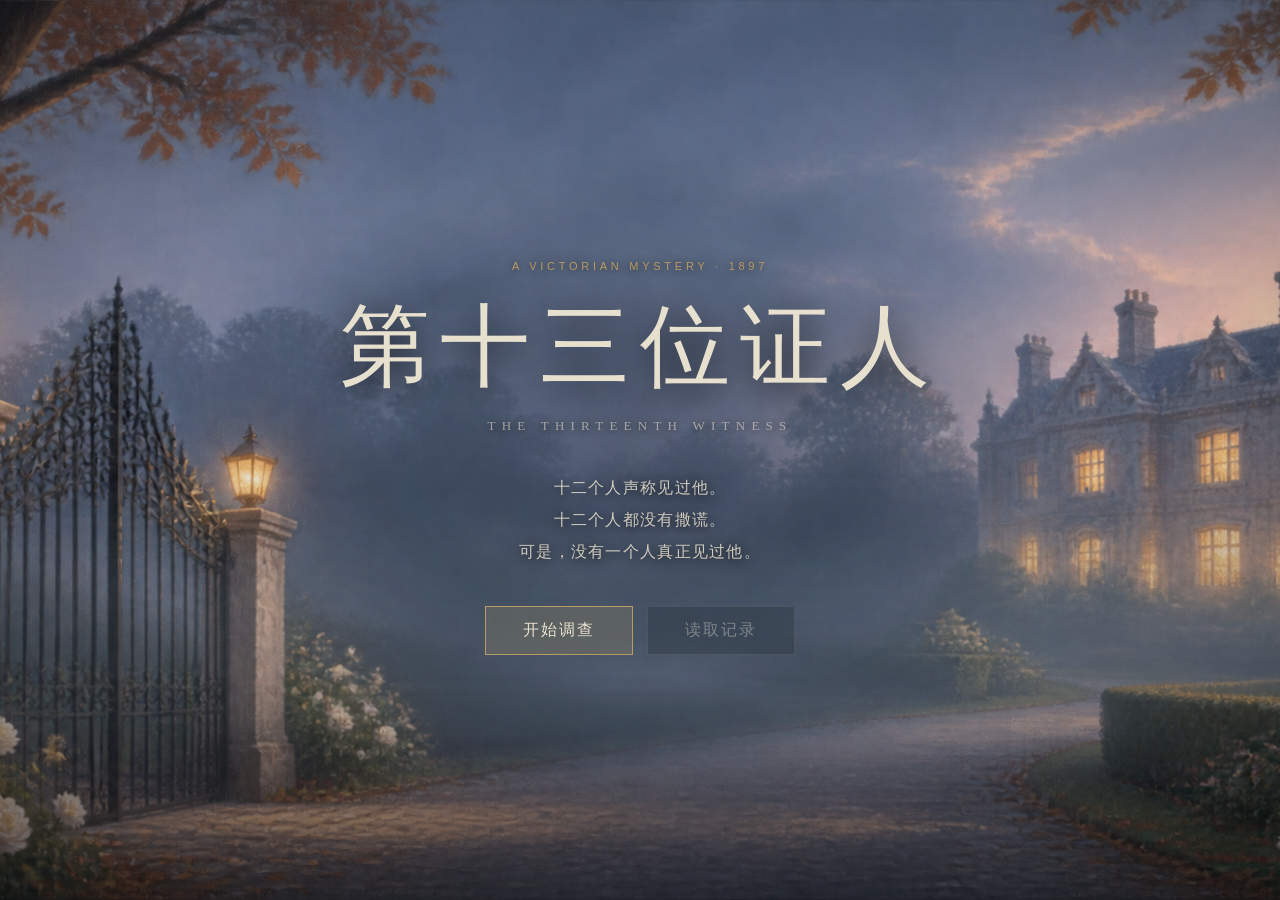
<file: game/index.html>
<!doctype html>
<html lang="zh-CN">
<head>
  <meta charset="utf-8">
  <meta name="viewport" content="width=device-width, initial-scale=1">
  <meta name="theme-color" content="#101923">
  <title>第十三位证人｜可玩原型</title>
  <link rel="stylesheet" href="./styles.css">
</head>
<body>
  <main id="app" class="app">
    <section id="title-screen" class="title-screen" aria-labelledby="game-title">
      <div class="title-fog" aria-hidden="true"></div>
      <div class="title-card">
        <p class="eyebrow">A VICTORIAN MYSTERY · 1897</p>
        <h1 id="game-title">第十三位证人</h1>
        <p class="english-title">THE THIRTEENTH WITNESS</p>
        <p class="title-copy">十二个人声称见过他。<br>十二个人都没有撒谎。<br>可是，没有一个人真正见过他。</p>
        <div class="title-actions">
          <button id="new-game" class="primary-button" type="button">开始调查</button>
          <button id="continue-game" class="secondary-button" type="button">读取记录</button>
        </div>
      </div>
    </section>

    <section id="game-screen" class="game-screen is-hidden" aria-label="游戏画面">
      <div id="scene" class="scene scene-manor">
        <div class="scene-art" aria-hidden="true">
          <div class="rain"></div>
          <div class="architecture"></div>
          <div class="vignette"></div>
        </div>

        <header class="top-bar">
          <div>
            <p id="chapter-kicker" class="chapter-kicker">序章</p>
            <p id="chapter-title" class="chapter-title">第十三封邀请函</p>
          </div>
          <div class="top-actions">
            <button id="evidence-board-button" class="utility-button" type="button">证据板</button>
            <button id="interrogate-button" class="utility-button" type="button">审问</button>
            <button id="clues-button" class="utility-button clue-button" type="button">
              线索 <span id="clue-count" class="button-count">0</span>
            </button>
            <button id="characters-button" class="utility-button character-button" type="button">
              角色 <span id="character-count" class="button-count">0</span>
            </button>
            <button id="history-button" class="utility-button" type="button">记录</button>
            <button id="settings-button" class="utility-button settings-button" type="button">设置</button>
          </div>
        </header>

        <div class="scene-heading" aria-label="当前场景">
          <span>LOCATION</span>
          <strong id="scene-label">雾鸦庄园 · 门前</strong>
        </div>

        <aside class="case-stamp" aria-hidden="true">
          <span>CASE</span>
          <strong id="case-number">XIII</strong>
          <small>VALE ESTATE</small>
        </aside>

        <div id="portrait-slot" class="portrait-slot is-empty" aria-label="角色立绘预留位置">
          <img id="portrait-image" alt="">
          <div class="portrait-placeholder">
            <span>PORTRAIT</span>
            <strong>角色立绘预留</strong>
            <small>透明 PNG · 左侧对齐</small>
          </div>
        </div>

        <section id="investigation-panel" class="investigation-panel is-hidden" aria-label="场景搜查">
          <header class="investigation-header">
            <div>
              <p class="eyebrow">SCENE INVESTIGATION</p>
              <h2 id="investigation-title">搜查场景</h2>
              <p id="investigation-instruction">点击背景上的放大镜检查物品。</p>
            </div>
            <div class="investigation-progress">
              <span id="investigation-count">0 / 0</span>
              <small>已调查</small>
            </div>
          </header>
          <div id="investigation-hotspots" class="investigation-hotspots"></div>
          <button id="finish-investigation" class="finish-investigation" type="button" disabled>完成搜查</button>
        </section>

        <section id="choice-panel" class="choice-panel is-hidden" aria-label="选择">
          <p id="choice-prompt" class="choice-prompt"></p>
          <div id="choice-list" class="choice-list"></div>
        </section>

        <section id="dialogue-box" class="dialogue-box" tabindex="0" aria-live="polite">
          <div class="speaker-rail">
            <p id="speaker-name" class="speaker-name">旁白</p>
            <p id="speaker-role" class="speaker-role">调查叙述</p>
          </div>
          <div class="dialogue-content">
            <p id="dialogue-text" class="dialogue-text"></p>
            <button id="advance-button" class="advance-button" type="button" aria-label="继续">
              <span>继续</span>
              <i aria-hidden="true"></i>
            </button>
          </div>
          <div class="progress-track" aria-hidden="true">
            <span id="progress-fill"></span>
          </div>
        </section>

        <div id="toast" class="toast" role="status"></div>
      </div>

      <section id="chapter-transition" class="chapter-transition is-hidden" aria-live="polite" aria-label="章节标题">
        <div class="chapter-transition-ornament" aria-hidden="true"></div>
        <p id="transition-kicker" class="transition-kicker">第一章</p>
        <h2 id="transition-title" class="transition-title">第十二份证词</h2>
        <div class="chapter-transition-line" aria-hidden="true"></div>
      </section>
    </section>

    <dialog id="history-dialog" class="history-dialog">
      <header>
        <div>
          <p class="eyebrow">INVESTIGATION LOG</p>
          <h2>调查记录</h2>
        </div>
        <button id="close-history" class="close-button" type="button" aria-label="关闭">×</button>
      </header>
      <div id="history-list" class="history-list"></div>
    </dialog>

    <dialog id="characters-dialog" class="characters-dialog">
      <header>
        <div>
          <p class="eyebrow">PERSONS OF INTEREST</p>
          <h2>角色档案</h2>
          <p id="characters-summary" class="dialog-summary">已登记 0 人</p>
        </div>
        <button id="close-characters" class="close-button" type="button" aria-label="关闭">×</button>
      </header>
      <div id="character-grid" class="character-grid"></div>
    </dialog>

    <dialog id="clues-dialog" class="clues-dialog">
      <header>
        <div>
          <p class="eyebrow">COLLECTED EVIDENCE</p>
          <h2>线索档案</h2>
          <p id="clues-summary" class="dialog-summary">已收集 0 条线索</p>
        </div>
        <button id="close-clues" class="close-button" type="button" aria-label="关闭">×</button>
      </header>
      <div id="clue-list" class="clue-list"></div>
    </dialog>

    <dialog id="settings-dialog" class="settings-dialog">
      <header>
        <div>
          <p class="eyebrow">GAME MENU</p>
          <h2>设置</h2>
        </div>
        <button id="close-settings" class="close-button" type="button" aria-label="关闭">×</button>
      </header>
      <div class="settings-menu">
        <section class="music-settings" aria-labelledby="music-settings-title">
          <div class="music-heading">
            <div>
              <span id="music-settings-title">背景音乐</span>
              <small id="music-now-playing">尚未播放</small>
            </div>
            <button id="music-toggle" class="music-toggle" type="button" aria-pressed="true">开启</button>
          </div>
          <label class="volume-control" for="music-volume">
            <span>音量</span>
            <input id="music-volume" type="range" min="0" max="100" value="38" step="1">
            <output id="music-volume-value" for="music-volume">38%</output>
          </label>
        </section>
        <button id="save-button" class="settings-action" type="button">
          <span>保存</span><small>保存当前调查进度</small>
        </button>
        <button id="load-button" class="settings-action" type="button">
          <span>读取</span><small>读取最近一次保存</small>
        </button>
        <button id="menu-button" class="settings-action settings-exit" type="button">
          <span>退出</span><small>返回游戏标题画面</small>
        </button>
      </div>
    </dialog>

    <dialog id="investigation-dialog" class="investigation-dialog">
      <div class="investigation-result-mark" aria-hidden="true"></div>
      <p class="eyebrow">OBSERVATION</p>
      <h2 id="investigation-item-name">调查物品</h2>
      <p id="investigation-item-description"></p>
      <button id="close-investigation-result" class="primary-button" type="button">记录并返回</button>
    </dialog>

    <dialog id="interrogate-dialog" class="interrogate-dialog">
      <header>
        <div>
          <p class="eyebrow">FREE INTERROGATION</p>
          <h2>自由审问</h2>
          <p class="dialog-summary">输入你真正想问的问题。证人会依照自己的记忆、秘密和隐瞒规则回答。</p>
        </div>
        <button id="close-interrogate" class="close-button" type="button" aria-label="关闭">×</button>
      </header>
      <div class="interrogate-body">
        <label for="interrogate-witness">选择证人</label>
        <select id="interrogate-witness"></select>
        <label for="interrogate-question">你的问题</label>
        <div class="interrogate-input-row">
          <input id="interrogate-question" type="text" maxlength="160" placeholder="例如：你是否知道奥古斯特？">
          <button id="ask-interrogate" class="primary-button" type="button">提问</button>
        </div>
        <div id="interrogate-response" class="interrogate-response" aria-live="polite">
          <p>选择已经登场的证人，然后输入问题。</p>
        </div>
        <div id="interrogate-suggestions" class="interrogate-suggestions" aria-label="建议审问方向"></div>
        <div class="interrogate-guidance">
          <span>提示：</span>建议方向只提供调查切入点，你仍可以自由输入其他问题。
        </div>
      </div>
    </dialog>

    <dialog id="evidence-board-dialog" class="evidence-board-dialog">
      <header>
        <div>
          <p class="eyebrow">EVIDENCE COMPARISON</p>
          <h2>独立证据板</h2>
          <p id="evidence-board-status" class="dialog-summary">完成五组物证比对，才能提交完整身份结论。</p>
        </div>
        <button id="close-evidence-board" class="close-button" type="button" aria-label="关闭">×</button>
      </header>
      <div id="evidence-board-list" class="evidence-board-list"></div>
      <footer class="evidence-board-footer">
        <p id="evidence-board-hint">尚未完成独立鉴定。</p>
        <button id="verify-evidence-board" class="primary-button" type="button">核验证据链</button>
      </footer>
    </dialog>
  </main>

  <script src="./story.js"></script>
  <script src="./game.js"></script>
</body>
</html>
</file>
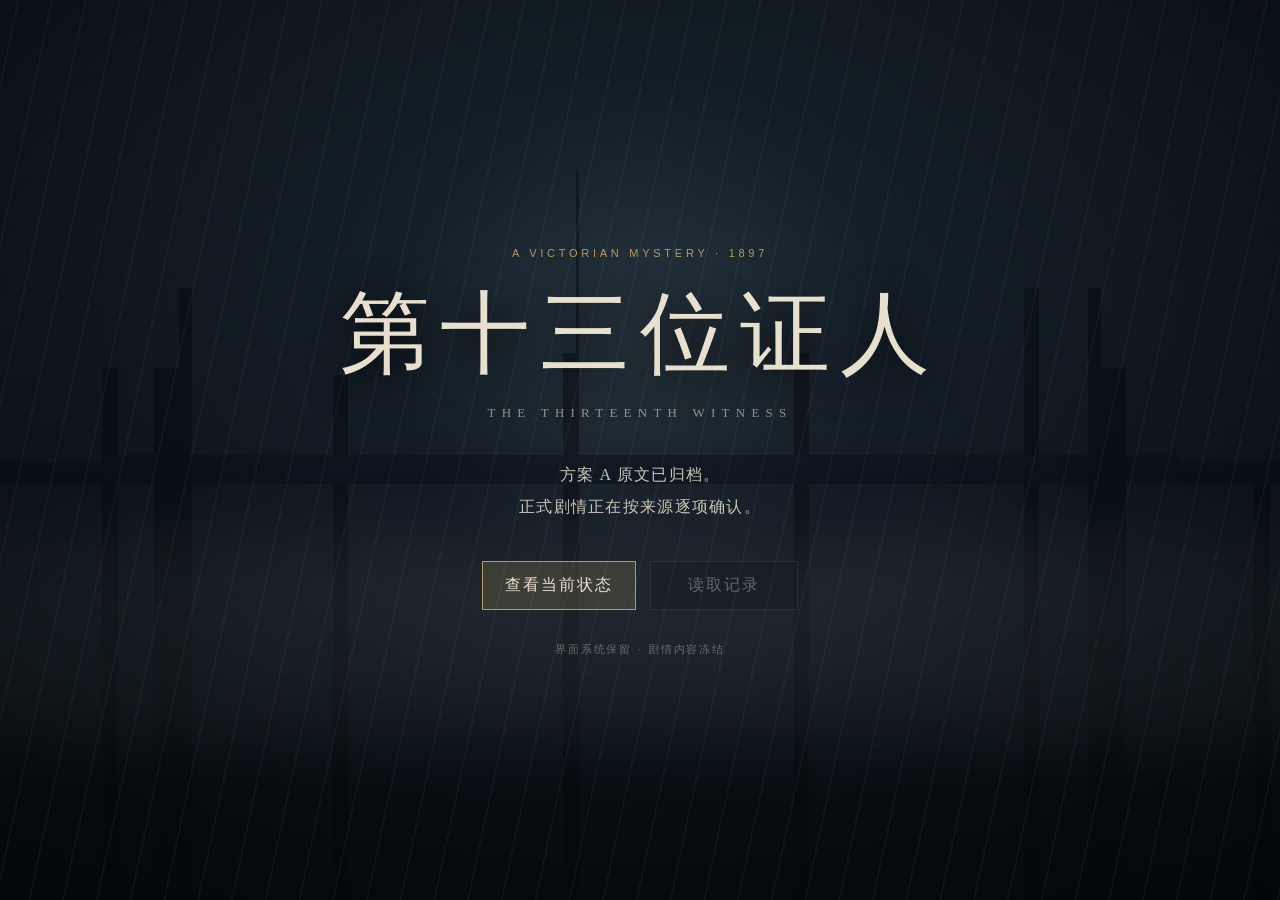
<file: drafts/content_freeze_game/index.html>
<!doctype html>
<html lang="zh-CN">
<head>
  <meta charset="utf-8">
  <meta name="viewport" content="width=device-width, initial-scale=1">
  <meta name="theme-color" content="#101923">
  <title>第十三位证人｜可玩原型</title>
  <link rel="stylesheet" href="./styles.css">
</head>
<body>
  <main id="app" class="app">
    <section id="title-screen" class="title-screen" aria-labelledby="game-title">
      <div class="title-fog" aria-hidden="true"></div>
      <div class="title-card">
        <p class="eyebrow">A VICTORIAN MYSTERY · 1897</p>
        <h1 id="game-title">第十三位证人</h1>
        <p class="english-title">THE THIRTEENTH WITNESS</p>
        <p class="title-copy">方案 A 原文已归档。<br>正式剧情正在按来源逐项确认。</p>
        <div class="title-actions">
          <button id="new-game" class="primary-button" type="button">查看当前状态</button>
          <button id="continue-game" class="secondary-button" type="button">读取记录</button>
        </div>
        <p class="prototype-note">界面系统保留 · 剧情内容冻结</p>
      </div>
    </section>

    <section id="game-screen" class="game-screen is-hidden" aria-label="游戏画面">
      <div id="scene" class="scene scene-manor">
        <div class="scene-art" aria-hidden="true">
          <div class="rain"></div>
          <div class="architecture"></div>
          <div class="vignette"></div>
        </div>

        <header class="top-bar">
          <div>
            <p id="chapter-kicker" class="chapter-kicker">序章</p>
            <p id="chapter-title" class="chapter-title">第十三封邀请函</p>
          </div>
          <div class="top-actions">
            <button id="clues-button" class="utility-button clue-button" type="button">
              线索 <span id="clue-count" class="button-count">0</span>
            </button>
            <button id="characters-button" class="utility-button character-button" type="button">
              角色 <span id="character-count" class="button-count">0</span>
            </button>
            <button id="history-button" class="utility-button" type="button">记录</button>
            <button id="save-button" class="utility-button" type="button">保存</button>
            <button id="load-button" class="utility-button" type="button">读取</button>
            <button id="menu-button" class="utility-button" type="button">标题</button>
          </div>
        </header>

        <aside class="case-stamp" aria-hidden="true">
          <span>CASE</span>
          <strong id="case-number">XIII</strong>
          <small>VALE ESTATE</small>
        </aside>

        <div id="portrait-slot" class="portrait-slot is-empty" aria-label="角色立绘预留位置">
          <img id="portrait-image" alt="">
          <div class="portrait-placeholder">
            <span>PORTRAIT</span>
            <strong>角色立绘预留</strong>
            <small>透明 PNG · 左侧对齐</small>
          </div>
        </div>

        <section id="choice-panel" class="choice-panel is-hidden" aria-label="选择">
          <p id="choice-prompt" class="choice-prompt"></p>
          <div id="choice-list" class="choice-list"></div>
        </section>

        <section id="dialogue-box" class="dialogue-box" tabindex="0" aria-live="polite">
          <div class="speaker-rail">
            <p id="speaker-name" class="speaker-name">旁白</p>
            <p id="scene-label" class="scene-label">雾鸦庄园 · 门前</p>
          </div>
          <div class="dialogue-content">
            <p id="dialogue-text" class="dialogue-text"></p>
            <button id="advance-button" class="advance-button" type="button" aria-label="继续">
              <span>继续</span>
              <i aria-hidden="true"></i>
            </button>
          </div>
          <div class="progress-track" aria-hidden="true">
            <span id="progress-fill"></span>
          </div>
        </section>

        <div id="toast" class="toast" role="status"></div>
      </div>
    </section>

    <dialog id="history-dialog" class="history-dialog">
      <header>
        <div>
          <p class="eyebrow">INVESTIGATION LOG</p>
          <h2>调查记录</h2>
        </div>
        <button id="close-history" class="close-button" type="button" aria-label="关闭">×</button>
      </header>
      <div id="history-list" class="history-list"></div>
    </dialog>

    <dialog id="characters-dialog" class="characters-dialog">
      <header>
        <div>
          <p class="eyebrow">PERSONS OF INTEREST</p>
          <h2>角色档案</h2>
          <p id="characters-summary" class="dialog-summary">已登记 0 人</p>
        </div>
        <button id="close-characters" class="close-button" type="button" aria-label="关闭">×</button>
      </header>
      <div id="character-grid" class="character-grid"></div>
    </dialog>

    <dialog id="clues-dialog" class="clues-dialog">
      <header>
        <div>
          <p class="eyebrow">COLLECTED EVIDENCE</p>
          <h2>线索档案</h2>
          <p id="clues-summary" class="dialog-summary">已收集 0 条线索</p>
        </div>
        <button id="close-clues" class="close-button" type="button" aria-label="关闭">×</button>
      </header>
      <div id="clue-list" class="clue-list"></div>
    </dialog>
  </main>

  <script src="./story.js"></script>
  <script src="./game.js"></script>
</body>
</html>
</file>
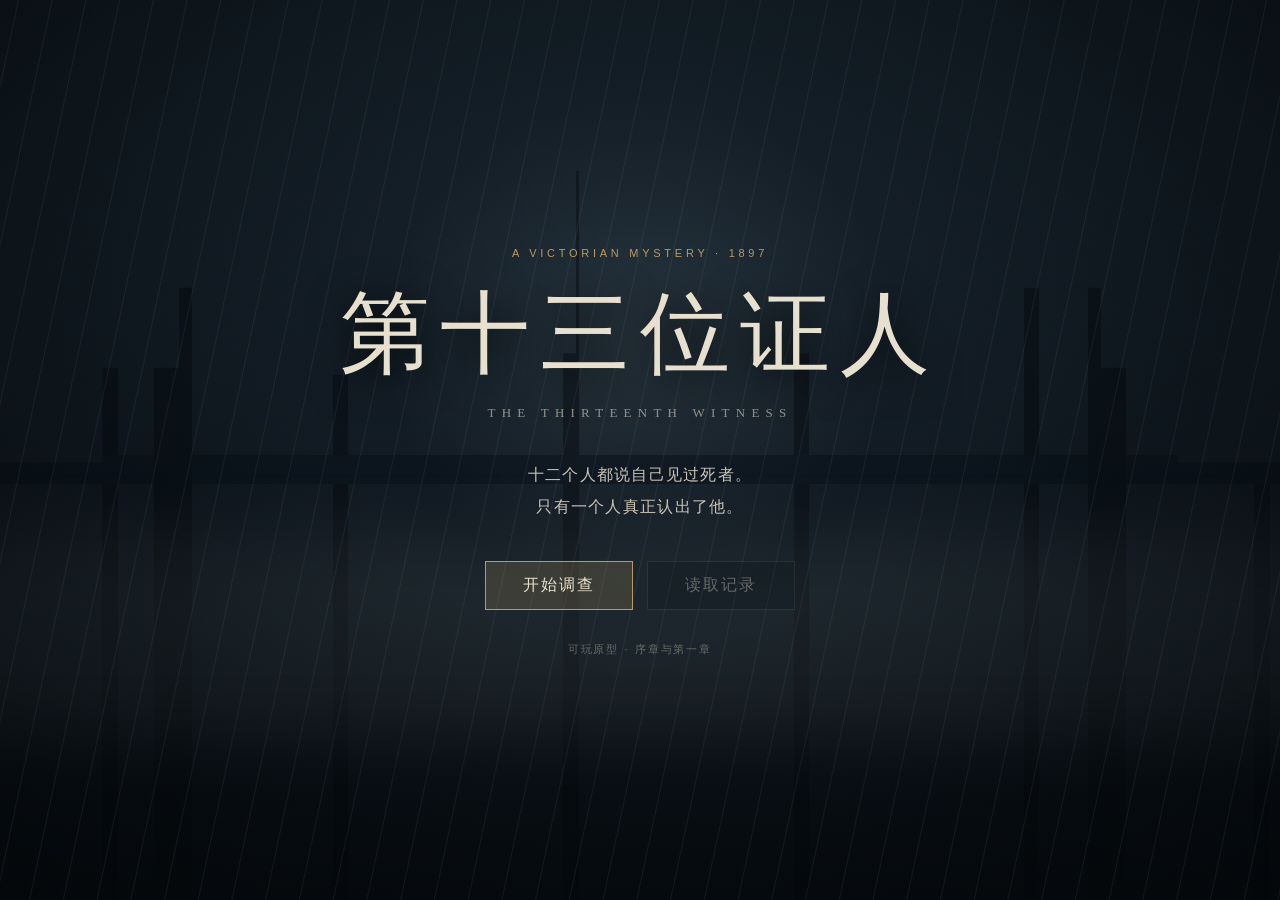
<file: drafts/unapproved_adaptation/game/index.html>
<!doctype html>
<html lang="zh-CN">
<head>
  <meta charset="utf-8">
  <meta name="viewport" content="width=device-width, initial-scale=1">
  <meta name="theme-color" content="#101923">
  <title>第十三位证人｜可玩原型</title>
  <link rel="stylesheet" href="./styles.css">
</head>
<body>
  <main id="app" class="app">
    <section id="title-screen" class="title-screen" aria-labelledby="game-title">
      <div class="title-fog" aria-hidden="true"></div>
      <div class="title-card">
        <p class="eyebrow">A VICTORIAN MYSTERY · 1897</p>
        <h1 id="game-title">第十三位证人</h1>
        <p class="english-title">THE THIRTEENTH WITNESS</p>
        <p class="title-copy">十二个人都说自己见过死者。<br>只有一个人真正认出了他。</p>
        <div class="title-actions">
          <button id="new-game" class="primary-button" type="button">开始调查</button>
          <button id="continue-game" class="secondary-button" type="button">读取记录</button>
        </div>
        <p class="prototype-note">可玩原型 · 序章与第一章</p>
      </div>
    </section>

    <section id="game-screen" class="game-screen is-hidden" aria-label="游戏画面">
      <div id="scene" class="scene scene-manor">
        <div class="scene-art" aria-hidden="true">
          <div class="rain"></div>
          <div class="architecture"></div>
          <div class="vignette"></div>
        </div>

        <header class="top-bar">
          <div>
            <p id="chapter-kicker" class="chapter-kicker">序章</p>
            <p id="chapter-title" class="chapter-title">第十三封邀请函</p>
          </div>
          <div class="top-actions">
            <button id="clues-button" class="utility-button clue-button" type="button">
              线索 <span id="clue-count" class="button-count">0</span>
            </button>
            <button id="characters-button" class="utility-button character-button" type="button">
              角色 <span id="character-count" class="button-count">0</span>
            </button>
            <button id="history-button" class="utility-button" type="button">记录</button>
            <button id="save-button" class="utility-button" type="button">保存</button>
            <button id="load-button" class="utility-button" type="button">读取</button>
            <button id="menu-button" class="utility-button" type="button">标题</button>
          </div>
        </header>

        <aside class="case-stamp" aria-hidden="true">
          <span>CASE</span>
          <strong id="case-number">XIII</strong>
          <small>VALE ESTATE</small>
        </aside>

        <div id="portrait-slot" class="portrait-slot is-empty" aria-label="角色立绘预留位置">
          <img id="portrait-image" alt="">
          <div class="portrait-placeholder">
            <span>PORTRAIT</span>
            <strong>角色立绘预留</strong>
            <small>透明 PNG · 左侧对齐</small>
          </div>
        </div>

        <section id="choice-panel" class="choice-panel is-hidden" aria-label="选择">
          <p id="choice-prompt" class="choice-prompt"></p>
          <div id="choice-list" class="choice-list"></div>
        </section>

        <section id="dialogue-box" class="dialogue-box" tabindex="0" aria-live="polite">
          <div class="speaker-rail">
            <p id="speaker-name" class="speaker-name">旁白</p>
            <p id="scene-label" class="scene-label">雾鸦庄园 · 门前</p>
          </div>
          <div class="dialogue-content">
            <p id="dialogue-text" class="dialogue-text"></p>
            <button id="advance-button" class="advance-button" type="button" aria-label="继续">
              <span>继续</span>
              <i aria-hidden="true"></i>
            </button>
          </div>
          <div class="progress-track" aria-hidden="true">
            <span id="progress-fill"></span>
          </div>
        </section>

        <div id="toast" class="toast" role="status"></div>
      </div>
    </section>

    <dialog id="history-dialog" class="history-dialog">
      <header>
        <div>
          <p class="eyebrow">INVESTIGATION LOG</p>
          <h2>调查记录</h2>
        </div>
        <button id="close-history" class="close-button" type="button" aria-label="关闭">×</button>
      </header>
      <div id="history-list" class="history-list"></div>
    </dialog>

    <dialog id="characters-dialog" class="characters-dialog">
      <header>
        <div>
          <p class="eyebrow">PERSONS OF INTEREST</p>
          <h2>角色档案</h2>
          <p id="characters-summary" class="dialog-summary">已登记 0 人</p>
        </div>
        <button id="close-characters" class="close-button" type="button" aria-label="关闭">×</button>
      </header>
      <div id="character-grid" class="character-grid"></div>
    </dialog>

    <dialog id="clues-dialog" class="clues-dialog">
      <header>
        <div>
          <p class="eyebrow">COLLECTED EVIDENCE</p>
          <h2>线索档案</h2>
          <p id="clues-summary" class="dialog-summary">已收集 0 条线索</p>
        </div>
        <button id="close-clues" class="close-button" type="button" aria-label="关闭">×</button>
      </header>
      <div id="clue-list" class="clue-list"></div>
    </dialog>
  </main>

  <script src="./story.js"></script>
  <script src="./game.js"></script>
</body>
</html>
</file>
<file: game/styles.css>
:root {
  --ink: #090f15;
  --night: #101923;
  --slate: #25323d;
  --fog: #b8c3c7;
  --paper: #e8e0ce;
  --gold: #b89a62;
  --rust: #71473f;
  --glass: rgba(8, 14, 19, 0.88);
  --line: rgba(222, 210, 179, 0.28);
  --display: Georgia, "Times New Roman", "Noto Serif SC", serif;
  --body: "Noto Serif SC", "Songti SC", SimSun, serif;
  --utility: "Microsoft YaHei", sans-serif;
}

* { box-sizing: border-box; }

html, body {
  width: 100%;
  min-height: 100%;
  margin: 0;
  background: var(--ink);
  color: var(--paper);
}

body {
  overflow: hidden;
  font-family: var(--body);
}

button { font: inherit; }
button:focus-visible, [tabindex]:focus-visible {
  outline: 2px solid var(--paper);
  outline-offset: 4px;
}

.app, .title-screen, .game-screen, .scene {
  width: 100%;
  height: 100vh;
  min-height: 580px;
}

.is-hidden { display: none !important; }

.chapter-transition {
  position: fixed;
  z-index: 60;
  inset: 0;
  display: grid;
  place-content: center;
  justify-items: center;
  overflow: hidden;
  background:
    radial-gradient(circle at 50% 44%, rgba(69, 84, 91, .24), transparent 30%),
    linear-gradient(180deg, #111a21 0%, #090f14 68%, #05090c 100%);
  opacity: 0;
  pointer-events: all;
  transition: opacity 1.35s ease;
}

.chapter-transition::before {
  content: "";
  position: absolute;
  inset: 0;
  background: radial-gradient(ellipse at center, transparent 24%, rgba(0, 0, 0, .72) 100%);
  pointer-events: none;
}

.chapter-transition.is-visible { opacity: 1; }
.chapter-transition.is-leaving { opacity: 0; }
.chapter-transition-ornament { width: 42px; height: 42px; margin-bottom: 24px; border: 1px solid rgba(184, 154, 98, .5); transform: rotate(45deg); }
.chapter-transition-ornament::after { content: "XIII"; display: grid; width: 100%; height: 100%; place-items: center; color: var(--gold); font-family: var(--display); font-size: 9px; transform: rotate(-45deg); }
.transition-kicker { position: relative; margin: 0 0 14px; color: var(--gold); font-family: var(--utility); font-size: 12px; letter-spacing: .42em; }
.transition-title { position: relative; margin: 0; color: var(--paper); font-family: var(--display); font-size: clamp(34px, 6vw, 72px); font-weight: 400; letter-spacing: .16em; text-align: center; text-shadow: 0 8px 36px #000; }
.chapter-transition-line { position: relative; width: min(360px, 52vw); height: 1px; margin-top: 28px; background: linear-gradient(90deg, transparent, rgba(184, 154, 98, .78), transparent); }

.title-screen {
  position: relative;
  display: grid;
  place-items: center;
  overflow: hidden;
  background:
    linear-gradient(180deg, rgba(4, 9, 13, 0) 0%, rgba(4, 9, 13, 0) 46%, rgba(3, 7, 10, .18) 72%, rgba(3, 7, 10, .42) 100%),
    url("./assets/backgrounds/title-cover.png") center / cover no-repeat,
    #0b141b;
}

.title-screen::before { display: none; }

.title-screen::after {
  content: "";
  position: absolute;
  inset: 0;
  pointer-events: none;
  background: radial-gradient(ellipse at center, transparent 56%, rgba(2, 5, 7, .24) 100%);
}

.title-fog {
  position: absolute;
  width: 140%;
  height: 22%;
  left: -20%;
  bottom: 18%;
  background: rgba(173, 192, 197, .09);
  filter: blur(35px);
  animation: fog-drift 18s ease-in-out infinite alternate;
}

.title-card {
  position: relative;
  z-index: 2;
  width: min(720px, 88vw);
  padding: 58px 50px 44px;
  text-align: center;
}

.title-card::before {
  content: "";
  position: absolute;
  z-index: -1;
  inset: -34px -26px;
  background: radial-gradient(ellipse at center, rgba(4, 9, 13, .16) 0%, rgba(4, 9, 13, .05) 50%, transparent 74%);
  filter: blur(10px);
  pointer-events: none;
}

.eyebrow {
  margin: 0 0 14px;
  color: var(--gold);
  font-family: var(--utility);
  font-size: 11px;
  letter-spacing: .34em;
  text-shadow: 0 1px 8px rgba(0, 0, 0, .75);
}

.title-card h1 {
  margin: 0;
  font-family: var(--display);
  font-size: clamp(44px, 8vw, 90px);
  font-weight: 400;
  letter-spacing: .11em;
  text-shadow: 0 6px 40px #000;
}

.english-title {
  margin: 10px 0 38px;
  color: rgba(232, 224, 206, .58);
  font-family: var(--display);
  font-size: 13px;
  letter-spacing: .48em;
  text-shadow: 0 1px 8px rgba(0, 0, 0, .75);
}

.title-copy {
  margin: 0 0 38px;
  color: rgba(232, 224, 206, .86);
  font-size: 16px;
  line-height: 2;
  letter-spacing: .08em;
  text-shadow: 0 2px 12px rgba(0, 0, 0, .85);
}

.title-actions {
  display: flex;
  justify-content: center;
  gap: 14px;
}

.primary-button, .secondary-button {
  min-width: 148px;
  border: 1px solid var(--gold);
  padding: 13px 22px;
  color: var(--paper);
  cursor: pointer;
  letter-spacing: .12em;
  transition: background .2s ease, color .2s ease, transform .2s ease;
}

.primary-button { background: rgba(184, 154, 98, .2); }
.secondary-button { background: rgba(8, 14, 19, .52); border-color: var(--line); }
.primary-button:hover, .secondary-button:hover { transform: translateY(-2px); background: var(--paper); color: var(--ink); }
.secondary-button:disabled { opacity: .35; cursor: not-allowed; transform: none; }

.scene {
  position: relative;
  overflow: hidden;
  isolation: isolate;
  background: #17232c;
}

.scene-art, .scene-art > * { position: absolute; inset: 0; }

.scene-art {
  z-index: -3;
  background:
    linear-gradient(90deg, rgba(4, 8, 11, .48) 0%, rgba(4, 8, 11, .12) 52%, rgba(4, 8, 11, .34) 100%),
    linear-gradient(180deg, rgba(10, 17, 22, .12) 0%, rgba(8, 13, 17, .2) 58%, rgba(5, 8, 11, .64) 100%),
    var(--scene-image),
    linear-gradient(180deg, var(--scene-sky, #283844) 0%, var(--scene-mid, #172630) 58%, var(--scene-ground, #0d1318) 100%);
  background-position: center;
  background-size: cover;
  transition: background-image 1.1s ease, background-position 1.1s ease;
}

.architecture {
  opacity: .22;
  transition: clip-path .8s ease, background .8s ease;
}

.scene-manor {
  --scene-image: url("./assets/backgrounds/manor-rain.jpg");
  --scene-sky: #31434e;
  --scene-mid: #1a2932;
  --scene-ground: #0a1014;
}

.scene-manor .architecture {
  inset: 21% 7% 0 38%;
  background:
    repeating-linear-gradient(90deg, transparent 0 8%, rgba(177, 135, 76, .38) 8.4% 9.2%, transparent 9.6% 16%),
    #0b1319;
  clip-path: polygon(0 100%, 0 38%, 10% 38%, 10% 19%, 18% 19%, 18% 34%, 34% 34%, 34% 12%, 44% 12%, 44% 25%, 56% 25%, 56% 0, 68% 0, 68% 29%, 80% 29%, 80% 15%, 90% 15%, 90% 39%, 100% 39%, 100% 100%);
}

.scene-hall {
  --scene-image: url("./assets/backgrounds/entrance-hall.jpg");
  --scene-sky: #2b2a27;
  --scene-mid: #211d1a;
  --scene-ground: #100e0d;
}

.scene-hall .architecture {
  inset: 0;
  background:
    radial-gradient(ellipse at 58% 48%, rgba(175, 125, 65, .24), transparent 22%),
    linear-gradient(90deg, #11100f 0 10%, transparent 10% 90%, #11100f 90%),
    repeating-linear-gradient(90deg, transparent 0 18%, rgba(9, 8, 7, .7) 18% 20%);
}

.scene-study {
  --scene-image: url("./assets/backgrounds/study.jpg");
  --scene-sky: #272a28;
  --scene-mid: #18201f;
  --scene-ground: #0d1111;
}

.scene-study .architecture {
  inset: 0;
  background:
    radial-gradient(circle at 72% 30%, rgba(186, 143, 75, .26) 0 2%, transparent 9%),
    linear-gradient(90deg, rgba(7, 10, 10, .82) 0 11%, transparent 11% 70%, rgba(4, 7, 7, .68) 70%),
    repeating-linear-gradient(0deg, transparent 0 11%, rgba(181, 153, 111, .08) 11.3% 12%, transparent 12.3% 22%);
}

.scene-closeup {
  --scene-image: url("./assets/backgrounds/study.jpg");
  --scene-sky: #3b3a35;
  --scene-mid: #232420;
  --scene-ground: #111310;
}

.scene-closeup .architecture {
  inset: 10% 12% 16% 37%;
  border: 1px solid rgba(218, 203, 170, .13);
  background:
    linear-gradient(118deg, transparent 46%, rgba(202, 187, 153, .16) 47% 49%, transparent 50%),
    radial-gradient(ellipse at 60% 52%, rgba(163, 138, 98, .16), transparent 48%);
  transform: rotate(-2deg);
}

.rain {
  opacity: .28;
  background: repeating-linear-gradient(104deg, transparent 0 25px, rgba(211, 225, 228, .18) 26px, transparent 27px 44px);
  animation: rain 1.1s linear infinite;
}

.scene-hall .rain, .scene-study .rain, .scene-closeup .rain { opacity: 0; }

.scene-drawing, .scene-bedroom, .scene-dining, .scene-archive,
.scene-gallery, .scene-greenhouse, .scene-icehouse, .scene-dawn, .scene-ivy-study {
  --scene-sky: #2b3030;
  --scene-mid: #1b2222;
  --scene-ground: #0b1011;
}

.scene-drawing { --scene-image: url("./assets/backgrounds/drawing-room.jpg"); }
.scene-bedroom { --scene-image: url("./assets/backgrounds/bedroom.png"); }
.scene-dining { --scene-image: url("./assets/backgrounds/dining-room.jpg"); }
.scene-archive { --scene-image: url("./assets/backgrounds/archive.jpg"); }
.scene-gallery { --scene-image: url("./assets/backgrounds/portrait-gallery.jpg"); }
.scene-greenhouse { --scene-image: url("./assets/backgrounds/greenhouse.png"); }
.scene-icehouse { --scene-image: url("./assets/backgrounds/icehouse.png"); }
.scene-dawn { --scene-image: url("./assets/backgrounds/manor-dawn.png"); }
.scene-ivy-study { --scene-image: url("./assets/backgrounds/ivy-study.png"); }

.scene-drawing .architecture {
  inset: 0;
  background: radial-gradient(circle at 70% 38%, rgba(190, 139, 72, .22), transparent 18%), repeating-linear-gradient(90deg, rgba(8, 10, 10, .72) 0 3%, transparent 3% 24%);
}
.scene-bedroom .architecture { inset: 0; background: linear-gradient(90deg, rgba(7, 9, 10, .8) 0 18%, transparent 18% 76%, rgba(7, 9, 10, .72) 76%), radial-gradient(ellipse at 60% 45%, rgba(143, 109, 69, .2), transparent 35%); }
.scene-dining .architecture { inset: 18% 8% 0 34%; background: linear-gradient(180deg, transparent 0 58%, rgba(5, 7, 8, .86) 58%), repeating-linear-gradient(90deg, rgba(192, 143, 73, .08) 0 2%, transparent 2% 10%); clip-path: polygon(4% 0, 96% 0, 100% 100%, 0 100%); }
.scene-archive .architecture { inset: 0; background: repeating-linear-gradient(90deg, rgba(5, 8, 9, .8) 0 3%, transparent 3% 15%), repeating-linear-gradient(0deg, transparent 0 12%, rgba(171, 141, 96, .08) 12% 13%); }
.scene-gallery .architecture { inset: 0; background: linear-gradient(90deg, rgba(6, 8, 9, .52), transparent 18% 82%, rgba(6, 8, 9, .52)); }
.scene-greenhouse { --scene-sky: #26332f; --scene-mid: #17221e; --scene-ground: #0a100d; }
.scene-greenhouse .architecture { inset: 5% 12% 0 34%; border: 1px solid rgba(182, 203, 185, .13); background: repeating-linear-gradient(72deg, transparent 0 14%, rgba(167, 191, 173, .13) 14.5% 15%, transparent 15.5% 29%); clip-path: polygon(50% 0, 100% 28%, 100% 100%, 0 100%, 0 28%); }
.scene-icehouse { --scene-sky: #26353b; --scene-mid: #16262d; --scene-ground: #081015; }
.scene-icehouse .architecture { inset: 0; background: radial-gradient(ellipse at 66% 50%, rgba(166, 196, 201, .13), transparent 34%), repeating-linear-gradient(105deg, rgba(198, 218, 219, .04) 0 3%, transparent 3% 20%); }
.scene-dawn { --scene-sky: #6b7375; --scene-mid: #38464b; --scene-ground: #131b1f; }
.scene-dawn .architecture { inset: 23% 8% 0 38%; background: #10171b; clip-path: polygon(0 100%, 0 35%, 16% 35%, 16% 15%, 30% 15%, 30% 30%, 48% 30%, 48% 0, 64% 0, 64% 32%, 82% 32%, 82% 18%, 94% 18%, 94% 100%); }
.scene-ivy-study .architecture { inset: 0; background: radial-gradient(circle at 70% 34%, rgba(190, 139, 72, .12), transparent 24%); }
.scene-drawing .rain, .scene-bedroom .rain, .scene-dining .rain, .scene-archive .rain, .scene-gallery .rain, .scene-icehouse .rain, .scene-ivy-study .rain { opacity: 0; }

.vignette {
  pointer-events: none;
  background:
    linear-gradient(90deg, rgba(5, 8, 10, .4), transparent 34%),
    radial-gradient(ellipse at center, transparent 38%, rgba(2, 4, 5, .74) 100%);
}

.top-bar {
  position: absolute;
  z-index: 5;
  top: 0;
  left: 0;
  right: 0;
  display: flex;
  justify-content: space-between;
  align-items: flex-start;
  padding: 24px 30px;
  background: linear-gradient(180deg, rgba(4, 8, 11, .72), transparent);
}

.chapter-kicker {
  margin: 0 0 3px;
  color: var(--gold);
  font-family: var(--utility);
  font-size: 10px;
  letter-spacing: .25em;
}

.chapter-title {
  margin: 0;
  font-size: 15px;
  letter-spacing: .12em;
}

.top-actions { display: flex; gap: 7px; }

.scene-heading {
  position: absolute;
  z-index: 6;
  top: 22px;
  left: 50%;
  min-width: min(360px, 38vw);
  padding: 5px 30px 9px;
  text-align: center;
  transform: translateX(-50%);
  background: linear-gradient(90deg, transparent, rgba(5, 10, 13, .72) 18% 82%, transparent);
  pointer-events: none;
}
.scene-heading::after { content: ""; position: absolute; left: 14%; right: 14%; bottom: 0; height: 1px; background: linear-gradient(90deg, transparent, var(--gold), transparent); opacity: .55; }
.scene-heading span { display: block; margin-bottom: 2px; color: var(--gold); font-family: var(--utility); font-size: 8px; letter-spacing: .32em; }
.scene-heading strong { font-size: 14px; font-weight: 400; letter-spacing: .15em; text-shadow: 0 2px 12px #000; }

.utility-button, .close-button {
  border: 1px solid rgba(232, 224, 206, .16);
  background: rgba(7, 12, 16, .45);
  color: rgba(232, 224, 206, .72);
  cursor: pointer;
}

.utility-button {
  padding: 7px 12px;
  font-family: var(--utility);
  font-size: 11px;
}

.utility-button:hover { color: var(--paper); border-color: var(--gold); }

.character-button {
  border-color: rgba(184, 154, 98, .38);
}

.clue-button {
  border-color: rgba(135, 157, 152, .42);
}

.settings-button { border-color: rgba(184, 154, 98, .38); }
.settings-button::before { content: "⚙"; margin-right: 5px; color: var(--gold); font-size: 10px; }

.button-count {
  display: inline-grid;
  min-width: 18px;
  height: 18px;
  margin-left: 5px;
  place-items: center;
  border: 1px solid rgba(184, 154, 98, .45);
  border-radius: 50%;
  color: var(--gold);
  font-family: var(--display);
  font-size: 10px;
}

.case-stamp {
  position: absolute;
  z-index: 2;
  top: 22%;
  right: 34px;
  display: grid;
  width: 78px;
  color: rgba(232, 224, 206, .4);
  text-align: center;
  transform: rotate(90deg);
  transform-origin: right top;
}

.case-stamp span, .case-stamp small {
  font-family: var(--utility);
  font-size: 8px;
  letter-spacing: .22em;
}

.case-stamp strong {
  margin: 3px 0;
  border-block: 1px solid rgba(184, 154, 98, .35);
  color: rgba(184, 154, 98, .55);
  font-family: var(--display);
  font-size: 26px;
  font-weight: 400;
}

.portrait-slot {
  position: absolute;
  z-index: 1;
  left: clamp(18px, 6vw, 90px);
  bottom: 165px;
  width: min(34vw, 430px);
  height: min(72vh, 720px);
  display: flex;
  align-items: flex-end;
  justify-content: center;
  pointer-events: none;
}

.portrait-slot img {
  display: none;
  width: 100%;
  height: 100%;
  object-fit: contain;
  object-position: bottom left;
  filter: drop-shadow(0 20px 28px rgba(0, 0, 0, .55));
}

.portrait-slot.has-image img { display: block; }
.portrait-slot.has-image .portrait-placeholder { display: none; }
.portrait-slot.is-narration { display: none; }

.portrait-placeholder {
  position: absolute;
  bottom: 4%;
  width: 72%;
  height: 72%;
  display: grid;
  place-content: center;
  border-bottom: 1px solid rgba(232, 224, 206, .15);
  color: rgba(232, 224, 206, .22);
  text-align: center;
  text-shadow: 0 2px 14px #000;
}

.portrait-placeholder::before {
  content: "";
  position: absolute;
  inset: 9% 18% 0;
  border: 1px dashed rgba(232, 224, 206, .09);
  border-radius: 48% 48% 8% 8%;
}

.portrait-placeholder span, .portrait-placeholder small {
  font-family: var(--utility);
  font-size: 8px;
  letter-spacing: .2em;
}

.portrait-placeholder strong {
  margin: 8px 0 5px;
  font-size: 13px;
  font-weight: 400;
  letter-spacing: .18em;
}

.investigation-panel {
  position: absolute;
  z-index: 7;
  inset: 88px 0 0;
  pointer-events: none;
}

.investigation-header {
  position: absolute;
  top: 18px;
  left: clamp(20px, 4vw, 62px);
  display: flex;
  align-items: flex-start;
  gap: 24px;
  max-width: 430px;
  border-left: 2px solid var(--gold);
  padding: 13px 18px;
  background: linear-gradient(90deg, rgba(7, 13, 17, .9), rgba(7, 13, 17, .55), transparent);
  text-shadow: 0 2px 12px #000;
}

.investigation-header .eyebrow { margin-bottom: 6px; }
.investigation-header h2 { margin: 0 0 6px; font-size: 19px; font-weight: 400; letter-spacing: .12em; }
.investigation-header p:last-child { margin: 0; color: rgba(232, 224, 206, .58); font-family: var(--utility); font-size: 10px; line-height: 1.6; }
.investigation-progress { min-width: 58px; padding-left: 16px; border-left: 1px solid rgba(232, 224, 206, .17); text-align: center; }
.investigation-progress span { display: block; color: var(--gold); font-family: var(--display); font-size: 18px; }
.investigation-progress small { color: rgba(232, 224, 206, .42); font-family: var(--utility); font-size: 8px; letter-spacing: .12em; }

.investigation-hotspots { position: absolute; inset: 0; }

.investigation-hotspot {
  position: absolute;
  width: 44px;
  height: 44px;
  border: 1px solid rgba(232, 224, 206, .72);
  border-radius: 50%;
  background: rgba(7, 13, 17, .78);
  color: var(--paper);
  cursor: pointer;
  pointer-events: auto;
  transform: translate(-50%, -50%);
  box-shadow: 0 0 0 5px rgba(7, 13, 17, .2), 0 8px 24px rgba(0, 0, 0, .5);
  transition: transform .18s ease, border-color .18s ease, background .18s ease;
}

.investigation-hotspot::before { content: ""; position: absolute; left: 13px; top: 11px; width: 11px; height: 11px; border: 2px solid var(--gold); border-radius: 50%; }
.investigation-hotspot::after { content: ""; position: absolute; left: 25px; top: 24px; width: 9px; height: 2px; background: var(--gold); transform: rotate(45deg); transform-origin: left center; }
.investigation-hotspot span { position: absolute; left: 50%; top: 50px; min-width: max-content; padding: 5px 8px; background: rgba(6, 11, 14, .88); color: rgba(232, 224, 206, .72); font-family: var(--utility); font-size: 9px; letter-spacing: .08em; opacity: 0; transform: translateX(-50%) translateY(-3px); transition: opacity .18s ease, transform .18s ease; }
.investigation-hotspot:hover { border-color: var(--gold); background: rgba(27, 39, 43, .94); transform: translate(-50%, -50%) scale(1.08); }
.investigation-hotspot:hover span, .investigation-hotspot:focus-visible span { opacity: 1; transform: translateX(-50%) translateY(0); }
.investigation-hotspot.is-inspected { border-color: rgba(184, 154, 98, .45); background: rgba(73, 62, 43, .72); }
.investigation-hotspot.is-inspected::before { border-color: rgba(232, 224, 206, .45); }
.investigation-hotspot.is-inspected::after { background: rgba(232, 224, 206, .45); }

.interrogate-dialog {
  width: min(760px, calc(100vw - 32px));
  color: var(--paper);
  border: 1px solid rgba(184, 154, 98, .42);
  background: rgba(8, 15, 20, .98);
  box-shadow: 0 30px 90px rgba(0, 0, 0, .72);
}
.interrogate-dialog::backdrop { background: rgba(2, 6, 9, .82); backdrop-filter: blur(5px); }
.interrogate-dialog > header { display: flex; justify-content: space-between; gap: 24px; padding: 24px 28px 18px; border-bottom: 1px solid rgba(232, 224, 206, .12); }
.interrogate-dialog h2 { margin: 3px 0 5px; font-weight: 400; letter-spacing: .12em; }
.interrogate-body { display: grid; gap: 10px; padding: 24px 28px 28px; }
.interrogate-body label { color: rgba(232, 224, 206, .58); font-family: var(--utility); font-size: 10px; letter-spacing: .12em; }
.interrogate-body select, .interrogate-body input { width: 100%; border: 1px solid rgba(232, 224, 206, .18); background: #0d171e; color: var(--paper); padding: 12px 14px; font: inherit; outline: none; }
.interrogate-body select:focus, .interrogate-body input:focus { border-color: var(--gold); }
.interrogate-input-row { display: grid; grid-template-columns: 1fr auto; gap: 10px; }
.interrogate-response { min-height: 105px; margin-top: 8px; padding: 18px 20px; border-left: 2px solid var(--gold); background: rgba(255, 255, 255, .035); line-height: 1.8; white-space: pre-wrap; }
.interrogate-response strong { display: block; margin-bottom: 4px; color: var(--gold); font-weight: 400; }
.interrogate-response p { margin: 0; }
.interrogate-guidance { color: rgba(232, 224, 206, .48); font-family: var(--utility); font-size: 10px; line-height: 1.7; }
.interrogate-guidance span { color: var(--gold); }
.interrogate-suggestions { display: flex; flex-wrap: wrap; gap: 8px; padding-top: 4px; }
.interrogate-suggestions::before { content: "建议审问方向"; width: 100%; color: rgba(232,224,206,.48); font-family: var(--utility); font-size: 9px; letter-spacing: .12em; }
.interrogate-suggestions button { padding: 8px 11px; border: 1px solid rgba(184,154,98,.3); background: rgba(184,154,98,.07); color: rgba(232,224,206,.78); font-family: var(--utility); font-size: 10px; cursor: pointer; }
.interrogate-suggestions button:hover { border-color: var(--gold); color: var(--paper); }
@media (max-width: 640px) { .interrogate-input-row { grid-template-columns: 1fr; } }

.evidence-board-dialog { width: min(960px, calc(100vw - 32px)); max-height: 90vh; color: var(--paper); border: 1px solid rgba(184, 154, 98, .42); background: #091219; }
.evidence-board-dialog::backdrop { background: rgba(2, 6, 9, .84); backdrop-filter: blur(5px); }
.evidence-board-dialog > header { display: flex; justify-content: space-between; padding: 24px 28px 18px; border-bottom: 1px solid rgba(232, 224, 206, .12); }
.evidence-board-dialog h2 { margin: 3px 0 5px; font-weight: 400; letter-spacing: .12em; }
.evidence-board-list { display: grid; gap: 12px; max-height: 58vh; overflow: auto; padding: 20px 28px; }
.evidence-pair { display: grid; grid-template-columns: minmax(190px, .8fr) minmax(260px, 1.2fr); gap: 18px; align-items: center; padding: 15px 17px; border: 1px solid rgba(232, 224, 206, .1); background: rgba(255,255,255,.025); }
.evidence-pair.is-correct { border-color: rgba(184,154,98,.65); background: rgba(184,154,98,.07); }
.evidence-pair strong { display: block; margin-bottom: 5px; color: var(--gold); font-weight: 400; }
.evidence-pair small { color: rgba(232,224,206,.52); line-height: 1.5; }
.evidence-pair select { width: 100%; padding: 10px 12px; border: 1px solid rgba(232,224,206,.18); background: #0d171e; color: var(--paper); }
.evidence-board-footer { display: flex; justify-content: space-between; align-items: center; gap: 18px; padding: 16px 28px 24px; border-top: 1px solid rgba(232,224,206,.1); }
.evidence-board-footer p { margin: 0; color: rgba(232,224,206,.58); }
@media (max-width: 680px) { .evidence-pair { grid-template-columns: 1fr; } .evidence-board-footer { align-items: stretch; flex-direction: column; } }

.finish-investigation {
  position: absolute;
  right: clamp(22px, 5vw, 76px);
  bottom: 34px;
  border: 1px solid var(--gold);
  padding: 12px 24px;
  background: rgba(12, 20, 24, .9);
  color: var(--paper);
  cursor: pointer;
  pointer-events: auto;
  font-family: var(--utility);
  font-size: 11px;
  letter-spacing: .12em;
}
.finish-investigation:disabled { border-color: rgba(232, 224, 206, .14); color: rgba(232, 224, 206, .28); cursor: not-allowed; }

.investigation-dialog {
  width: min(570px, 90vw);
  border: 1px solid var(--line);
  padding: 38px 42px 34px;
  background: linear-gradient(135deg, rgba(51, 64, 66, .35), transparent 45%), #111a21;
  color: var(--paper);
  text-align: center;
  box-shadow: 0 30px 100px #000;
}
.investigation-dialog::backdrop { background: rgba(2, 5, 7, .72); backdrop-filter: blur(4px); }
.investigation-result-mark { width: 34px; height: 34px; margin: 0 auto 20px; border: 1px solid var(--gold); border-radius: 50%; box-shadow: 0 0 0 6px rgba(184, 154, 98, .08); }
.investigation-dialog h2 { margin: 0 0 16px; font-size: 24px; font-weight: 400; letter-spacing: .12em; }
.investigation-dialog > p:not(.eyebrow) { margin: 0 0 26px; color: rgba(232, 224, 206, .75); font-size: 14px; line-height: 1.9; text-align: left; }
.investigation-dialog .primary-button { min-width: 160px; }

.dialogue-box {
  position: absolute;
  z-index: 4;
  left: clamp(16px, 4vw, 64px);
  right: clamp(16px, 4vw, 64px);
  bottom: 28px;
  min-height: 172px;
  display: grid;
  grid-template-columns: 155px 1fr;
  border: 1px solid var(--line);
  background:
    linear-gradient(110deg, rgba(26, 38, 46, .96), var(--glass) 46%),
    rgba(7, 12, 16, .9);
  box-shadow: 0 22px 70px rgba(0, 0, 0, .45);
  backdrop-filter: blur(12px);
  cursor: pointer;
}

.dialogue-box::before {
  content: "";
  position: absolute;
  inset: 7px;
  border: 1px solid rgba(232, 224, 206, .07);
  pointer-events: none;
}

.speaker-rail {
  position: relative;
  z-index: 1;
  min-width: 0;
  display: grid;
  align-content: center;
  padding: 24px 14px;
  border-right: 1px solid var(--line);
  text-align: center;
}

.speaker-name {
  margin: 0 0 4px;
  color: var(--paper);
  font-family: var(--display);
  font-size: 22px;
  letter-spacing: .13em;
}

.speaker-role {
  margin: 0;
  color: rgba(232, 224, 206, .48);
  font-family: var(--utility);
  font-size: 10px;
  line-height: 1.5;
  letter-spacing: .12em;
}

.dialogue-content {
  position: relative;
  display: flex;
  align-items: center;
  min-height: 172px;
  justify-content: flex-start;
  padding: 28px 90px 28px 34px;
  text-align: left;
}

.dialogue-text {
  margin: 0;
  max-width: 980px;
  font-size: clamp(15px, 1.55vw, 20px);
  line-height: 1.85;
  letter-spacing: .045em;
  text-shadow: 0 2px 12px #000;
}

.dialogue-text.is-narration { color: rgba(232, 224, 206, .72); font-style: italic; }

.advance-button {
  position: absolute;
  right: 26px;
  bottom: 23px;
  display: flex;
  align-items: center;
  gap: 8px;
  border: 0;
  background: transparent;
  color: rgba(232, 224, 206, .45);
  cursor: pointer;
  font-family: var(--utility);
  font-size: 10px;
  letter-spacing: .12em;
}

.advance-button i {
  width: 7px;
  height: 7px;
  border-right: 1px solid var(--gold);
  border-bottom: 1px solid var(--gold);
  transform: rotate(-45deg);
  animation: nudge 1.2s ease-in-out infinite;
}

.progress-track {
  position: absolute;
  left: 0;
  right: 0;
  bottom: -1px;
  height: 2px;
  background: rgba(232, 224, 206, .05);
}

.progress-track span {
  display: block;
  width: 0;
  height: 100%;
  background: var(--gold);
  transition: width .35s ease;
}

.choice-panel {
  position: absolute;
  z-index: 8;
  top: 50%;
  right: clamp(50px, 9vw, 150px);
  width: min(520px, 55vw);
  transform: translateY(-56%);
}

.choice-prompt {
  margin: 0 0 16px;
  color: rgba(232, 224, 206, .66);
  font-size: 13px;
  letter-spacing: .12em;
  text-align: right;
}

.choice-list { display: grid; gap: 10px; }

.choice-button {
  position: relative;
  width: 100%;
  border: 1px solid rgba(232, 224, 206, .22);
  padding: 15px 20px 15px 54px;
  background: linear-gradient(90deg, rgba(9, 15, 20, .94), rgba(19, 30, 37, .88));
  color: var(--paper);
  cursor: pointer;
  text-align: left;
  line-height: 1.55;
  letter-spacing: .05em;
  box-shadow: 0 12px 30px rgba(0, 0, 0, .22);
  transition: transform .18s ease, border-color .18s ease, background .18s ease;
}

.choice-button::before {
  content: attr(data-key);
  position: absolute;
  left: 17px;
  top: 50%;
  color: var(--gold);
  font-family: var(--display);
  font-size: 18px;
  transform: translateY(-50%);
}

.choice-button:hover {
  border-color: var(--gold);
  background: linear-gradient(90deg, rgba(25, 36, 42, .98), rgba(43, 48, 45, .94));
  transform: translateX(-7px);
}

.toast {
  position: absolute;
  z-index: 20;
  top: 88px;
  left: 50%;
  padding: 9px 16px;
  background: rgba(8, 13, 17, .9);
  border: 1px solid var(--line);
  color: var(--paper);
  font-family: var(--utility);
  font-size: 11px;
  letter-spacing: .08em;
  opacity: 0;
  pointer-events: none;
  transform: translate(-50%, -8px);
  transition: opacity .2s ease, transform .2s ease;
}

.toast.is-visible { opacity: 1; transform: translate(-50%, 0); }

.history-dialog, .characters-dialog, .clues-dialog, .settings-dialog {
  width: min(760px, 90vw);
  max-height: 78vh;
  border: 1px solid var(--line);
  padding: 0;
  background: #111a21;
  color: var(--paper);
  box-shadow: 0 30px 100px #000;
}

.history-dialog::backdrop, .characters-dialog::backdrop, .clues-dialog::backdrop, .settings-dialog::backdrop { background: rgba(2, 5, 7, .78); backdrop-filter: blur(5px); }

.history-dialog header, .characters-dialog header, .clues-dialog header, .settings-dialog header {
  position: sticky;
  top: 0;
  display: flex;
  justify-content: space-between;
  align-items: flex-start;
  padding: 24px 28px 20px;
  border-bottom: 1px solid var(--line);
  background: #111a21;
}

.history-dialog h2, .characters-dialog h2, .clues-dialog h2, .settings-dialog h2 { margin: 0; font-weight: 400; letter-spacing: .12em; }
.close-button { width: 34px; height: 34px; font-size: 22px; }
.history-list { padding: 8px 28px 30px; }

.history-entry {
  display: grid;
  grid-template-columns: 100px 1fr;
  gap: 18px;
  padding: 16px 0;
  border-bottom: 1px solid rgba(232, 224, 206, .08);
}

.history-entry strong { color: var(--gold); font-weight: 400; }
.history-entry p { margin: 0; color: rgba(232, 224, 206, .76); line-height: 1.7; }

.characters-dialog {
  width: min(1040px, 94vw);
  max-height: 86vh;
  overflow-y: auto;
  background:
    linear-gradient(135deg, rgba(31, 42, 49, .35), transparent 45%),
    #101820;
}

.dialog-summary {
  margin: 8px 0 0;
  color: rgba(232, 224, 206, .46);
  font-family: var(--utility);
  font-size: 11px;
  letter-spacing: .12em;
}

.character-grid {
  display: grid;
  grid-template-columns: repeat(4, minmax(0, 1fr));
  gap: 12px;
  padding: 22px 26px 30px;
}

.character-card {
  position: relative;
  min-height: 270px;
  overflow: hidden;
  border: 1px solid rgba(232, 224, 206, .15);
  background:
    linear-gradient(180deg, rgba(68, 83, 88, .22), rgba(9, 15, 19, .95)),
    #111a20;
  transition: border-color .2s ease, transform .2s ease, opacity .2s ease;
}

.character-card.is-unlocked:hover {
  border-color: rgba(184, 154, 98, .72);
  transform: translateY(-3px);
}

.character-card-portrait {
  position: relative;
  height: 142px;
  display: grid;
  place-items: center;
  overflow: hidden;
  border-bottom: 1px solid rgba(232, 224, 206, .12);
  background:
    radial-gradient(circle at 50% 45%, rgba(205, 196, 172, .15), transparent 35%),
    linear-gradient(145deg, #273640, #11191f);
}

.character-card-portrait::after {
  content: "";
  position: absolute;
  width: 70px;
  height: 105px;
  bottom: -35px;
  border: 1px solid rgba(232, 224, 206, .08);
  border-radius: 52% 52% 10% 10%;
}

.character-card-portrait img {
  width: 100%;
  height: 100%;
  object-fit: cover;
  object-position: top center;
  filter: sepia(.12) contrast(.96);
}

.character-card-portrait > span {
  position: relative;
  z-index: 1;
  color: rgba(232, 224, 206, .58);
  font-family: var(--display);
  font-size: 34px;
  letter-spacing: .08em;
}

.character-index {
  position: absolute;
  z-index: 2;
  top: 9px;
  left: 11px;
  color: rgba(184, 154, 98, .55);
  font-family: var(--display);
  font-size: 10px;
  letter-spacing: .12em;
}

.character-card-info { padding: 15px 16px 34px; }

.character-card h3 {
  margin: 0;
  font-size: 16px;
  font-weight: 400;
  letter-spacing: .1em;
}

.character-english {
  margin: 5px 0 12px;
  color: var(--gold);
  font-family: var(--display);
  font-size: 11px;
  letter-spacing: .11em;
}

.character-role {
  margin: 0;
  color: rgba(232, 224, 206, .58);
  font-size: 11px;
  line-height: 1.65;
}

.character-status {
  position: absolute;
  right: 10px;
  bottom: 10px;
  padding: 3px 7px;
  border: 1px solid rgba(184, 154, 98, .32);
  color: rgba(184, 154, 98, .72);
  font-family: var(--utility);
  font-size: 8px;
  letter-spacing: .12em;
}

.character-card.is-locked {
  opacity: .38;
  filter: grayscale(1);
}

.character-card.is-locked .character-card-portrait {
  background:
    repeating-linear-gradient(135deg, rgba(225, 225, 225, .025) 0 2px, transparent 2px 9px),
    #182026;
}

.character-card.is-locked .character-status {
  border-color: rgba(232, 224, 206, .18);
  color: rgba(232, 224, 206, .46);
}

.clues-dialog {
  width: min(920px, 94vw);
  max-height: 84vh;
  background:
    linear-gradient(115deg, rgba(44, 57, 62, .32), transparent 38%),
    #101820;
}

.clue-list {
  display: grid;
  gap: 12px;
  padding: 22px 26px 30px;
}

.clue-card {
  position: relative;
  display: grid;
  grid-template-columns: 94px 1fr;
  min-height: 130px;
  overflow: hidden;
  border: 1px solid rgba(232, 224, 206, .16);
  background:
    linear-gradient(90deg, rgba(39, 53, 60, .82), rgba(13, 21, 27, .96) 38%),
    #121c23;
  box-shadow: 0 12px 24px rgba(0, 0, 0, .16);
}

.clue-card::after {
  content: "";
  position: absolute;
  inset: 6px;
  border: 1px solid rgba(232, 224, 206, .04);
  pointer-events: none;
}

.clue-docket {
  position: relative;
  z-index: 1;
  display: grid;
  align-content: center;
  justify-items: center;
  gap: 8px;
  border-right: 1px solid rgba(232, 224, 206, .13);
  background:
    repeating-linear-gradient(135deg, rgba(232, 224, 206, .025) 0 2px, transparent 2px 8px);
}

.clue-docket span {
  color: var(--gold);
  font-family: var(--display);
  font-size: 24px;
  letter-spacing: .08em;
}

.clue-docket small {
  padding: 3px 7px;
  border: 1px solid rgba(184, 154, 98, .28);
  color: rgba(232, 224, 206, .55);
  font-family: var(--utility);
  font-size: 8px;
  letter-spacing: .14em;
}

.clue-card-content {
  position: relative;
  z-index: 1;
  padding: 20px 70px 18px 24px;
}

.clue-card-content h3 {
  margin: 0;
  font-size: 18px;
  font-weight: 400;
  letter-spacing: .08em;
}

.clue-source {
  margin: 6px 0 12px;
  color: var(--gold);
  font-family: var(--utility);
  font-size: 9px;
  letter-spacing: .1em;
}

.clue-description {
  margin: 0;
  color: rgba(232, 224, 206, .68);
  font-size: 12px;
  line-height: 1.75;
}

.evidence-seal {
  position: absolute;
  z-index: 2;
  right: 18px;
  top: 18px;
  width: 42px;
  height: 42px;
  display: grid;
  place-items: center;
  border: 1px solid rgba(126, 70, 62, .72);
  border-radius: 50%;
  color: rgba(184, 103, 88, .82);
  font-family: var(--utility);
  font-size: 8px;
  letter-spacing: .1em;
  transform: rotate(-9deg);
}

.clue-empty {
  min-height: 310px;
  display: grid;
  place-content: center;
  justify-items: center;
  text-align: center;
  color: rgba(232, 224, 206, .46);
}

.clue-empty span {
  width: 60px;
  height: 60px;
  display: grid;
  place-items: center;
  border: 1px solid rgba(232, 224, 206, .15);
  border-radius: 50%;
  font-family: var(--display);
  font-size: 28px;
}

.clue-empty h3 { margin: 18px 0 8px; color: rgba(232, 224, 206, .7); font-weight: 400; }
.clue-empty p { max-width: 350px; margin: 0; font-size: 12px; line-height: 1.8; }

.settings-dialog {
  width: min(430px, 90vw);
  background: linear-gradient(135deg, rgba(64, 74, 75, .24), transparent 45%), #111a21;
}

.settings-menu { display: grid; gap: 10px; padding: 22px 24px 26px; }

.music-settings {
  margin-bottom: 6px;
  border: 1px solid rgba(184, 154, 98, .22);
  padding: 16px 18px;
  background: rgba(8, 14, 18, .48);
}

.music-heading { display: flex; justify-content: space-between; align-items: center; gap: 18px; }
.music-heading span { display: block; margin-bottom: 5px; font-size: 15px; letter-spacing: .1em; }
.music-heading small { display: block; max-width: 250px; overflow: hidden; color: rgba(232, 224, 206, .48); font-family: var(--utility); font-size: 9px; letter-spacing: .05em; text-overflow: ellipsis; white-space: nowrap; }

.music-toggle {
  min-width: 62px;
  border: 1px solid rgba(184, 154, 98, .48);
  padding: 7px 10px;
  background: rgba(184, 154, 98, .12);
  color: var(--gold);
  cursor: pointer;
  font-family: var(--utility);
  font-size: 10px;
  letter-spacing: .1em;
}

.music-toggle[aria-pressed="false"] { border-color: rgba(232, 224, 206, .18); background: transparent; color: rgba(232, 224, 206, .45); }

.volume-control { display: grid; grid-template-columns: 38px 1fr 38px; align-items: center; gap: 10px; margin-top: 16px; color: rgba(232, 224, 206, .62); font-family: var(--utility); font-size: 10px; }
.volume-control input { width: 100%; accent-color: var(--gold); cursor: pointer; }
.volume-control output { color: var(--gold); text-align: right; }

.settings-action {
  display: grid;
  grid-template-columns: 74px 1fr;
  align-items: center;
  min-height: 58px;
  border: 1px solid rgba(232, 224, 206, .15);
  padding: 10px 18px;
  background: rgba(7, 12, 16, .52);
  color: var(--paper);
  cursor: pointer;
  text-align: left;
  transition: border-color .18s ease, background .18s ease, transform .18s ease;
}

.settings-action span { color: var(--gold); font-family: var(--display); font-size: 17px; letter-spacing: .12em; }
.settings-action small { color: rgba(232, 224, 206, .5); font-family: var(--utility); font-size: 10px; letter-spacing: .06em; }
.settings-action:hover { border-color: var(--gold); background: rgba(35, 45, 49, .78); transform: translateX(3px); }
.settings-exit span { color: #c38a7d; }

@keyframes rain { to { background-position: 30px 100px; } }
@keyframes fog-drift { to { transform: translateX(8%); opacity: .7; } }
@keyframes nudge { 50% { transform: translateX(4px) rotate(-45deg); } }

@media (max-width: 760px) {
  .app, .title-screen, .game-screen, .scene { min-height: 520px; }
  .top-bar { padding: 16px; }
  .chapter-title { font-size: 12px; }
  .utility-button { padding: 6px 8px; font-size: 10px; }
  .top-actions { max-width: 235px; flex-wrap: wrap; justify-content: flex-end; }
  .case-stamp { display: none; }
  .portrait-slot { left: -5vw; width: 58vw; height: 60vh; bottom: 180px; }
  .portrait-placeholder strong { font-size: 10px; }
  .investigation-panel { inset: 80px 0 0; }
  .investigation-header { top: 60px; max-width: 78vw; padding: 10px 13px; }
  .investigation-header h2 { font-size: 15px; }
  .investigation-hotspot { width: 40px; height: 40px; }
  .finish-investigation { right: 16px; bottom: 20px; }
  .scene-heading { top: 76px; min-width: 72vw; }
  .scene-heading strong { font-size: 12px; }
  .dialogue-box { left: 10px; right: 10px; bottom: 10px; min-height: 178px; grid-template-columns: 96px 1fr; }
  .speaker-rail { min-width: 0; padding: 18px 8px; }
  .speaker-name { font-size: 17px; }
  .speaker-role { font-size: 9px; }
  .dialogue-content { min-height: 178px; padding: 24px 30px 42px 18px; }
  .dialogue-text { font-size: 14px; line-height: 1.75; }
  .choice-panel { left: 18px; right: 18px; width: auto; }
  .choice-prompt { text-align: left; }
  .title-card { padding-inline: 16px; }
  .title-actions { flex-direction: column; align-items: center; }
  .primary-button, .secondary-button { width: 210px; }
  .character-grid { grid-template-columns: repeat(2, minmax(0, 1fr)); padding: 14px; }
  .character-card { min-height: 245px; }
}

@media (max-width: 460px) {
  .character-grid { grid-template-columns: 1fr; }
  .character-card { min-height: 220px; display: grid; grid-template-columns: 120px 1fr; }
  .character-card-portrait { height: 100%; border-bottom: 0; border-right: 1px solid rgba(232, 224, 206, .12); }
  .clue-card { grid-template-columns: 68px 1fr; }
  .clue-docket span { font-size: 17px; }
  .clue-card-content { padding: 16px 48px 16px 14px; }
  .evidence-seal { right: 10px; top: 12px; width: 34px; height: 34px; font-size: 7px; }
}

@media (prefers-reduced-motion: reduce) {
  *, *::before, *::after {
    scroll-behavior: auto !important;
    animation-duration: .01ms !important;
    animation-iteration-count: 1 !important;
    transition-duration: .01ms !important;
  }
}
</file>
<file: drafts/content_freeze_game/styles.css>
:root {
  --ink: #090f15;
  --night: #101923;
  --slate: #25323d;
  --fog: #b8c3c7;
  --paper: #e8e0ce;
  --gold: #b89a62;
  --rust: #71473f;
  --glass: rgba(8, 14, 19, 0.88);
  --line: rgba(222, 210, 179, 0.28);
  --display: Georgia, "Times New Roman", "Noto Serif SC", serif;
  --body: "Noto Serif SC", "Songti SC", SimSun, serif;
  --utility: "Microsoft YaHei", sans-serif;
}

* { box-sizing: border-box; }

html, body {
  width: 100%;
  min-height: 100%;
  margin: 0;
  background: var(--ink);
  color: var(--paper);
}

body {
  overflow: hidden;
  font-family: var(--body);
}

button { font: inherit; }
button:focus-visible, [tabindex]:focus-visible {
  outline: 2px solid var(--paper);
  outline-offset: 4px;
}

.app, .title-screen, .game-screen, .scene {
  width: 100%;
  height: 100vh;
  min-height: 580px;
}

.is-hidden { display: none !important; }

.title-screen {
  position: relative;
  display: grid;
  place-items: center;
  overflow: hidden;
  background:
    radial-gradient(circle at 50% 38%, rgba(112, 132, 140, 0.19), transparent 30%),
    linear-gradient(180deg, #1b2934 0%, #101820 62%, #080d12 100%);
}

.title-screen::before {
  content: "";
  position: absolute;
  inset: 19% 0 0;
  opacity: 0.48;
  background:
    linear-gradient(90deg, transparent 12%, #060b0f 12% 15%, transparent 15% 85%, #060b0f 85% 88%, transparent 88%),
    linear-gradient(180deg, transparent 0 39%, #071017 39% 43%, transparent 43%),
    repeating-linear-gradient(90deg, transparent 0 8%, rgba(4, 8, 12, .82) 8% 9.2%, transparent 9.2% 18%);
  clip-path: polygon(0 40%, 8% 40%, 8% 27%, 14% 27%, 14% 16%, 21% 16%, 21% 28%, 28% 28%, 28% 8%, 36% 8%, 36% 25%, 45% 25%, 45% 0, 55% 0, 55% 25%, 64% 25%, 64% 8%, 72% 8%, 72% 28%, 79% 28%, 79% 16%, 86% 16%, 86% 27%, 92% 27%, 92% 40%, 100% 40%, 100% 100%, 0 100%);
}

.title-screen::after {
  content: "";
  position: absolute;
  inset: 0;
  pointer-events: none;
  background:
    repeating-linear-gradient(102deg, transparent 0 17px, rgba(205, 223, 228, .07) 18px, transparent 19px 33px),
    radial-gradient(ellipse at center, transparent 30%, rgba(2, 5, 7, .7) 100%);
}

.title-fog {
  position: absolute;
  width: 140%;
  height: 22%;
  left: -20%;
  bottom: 18%;
  background: rgba(173, 192, 197, .09);
  filter: blur(35px);
  animation: fog-drift 18s ease-in-out infinite alternate;
}

.title-card {
  position: relative;
  z-index: 2;
  width: min(720px, 88vw);
  padding: 58px 50px 44px;
  text-align: center;
}

.eyebrow {
  margin: 0 0 14px;
  color: var(--gold);
  font-family: var(--utility);
  font-size: 11px;
  letter-spacing: .34em;
}

.title-card h1 {
  margin: 0;
  font-family: var(--display);
  font-size: clamp(44px, 8vw, 90px);
  font-weight: 400;
  letter-spacing: .11em;
  text-shadow: 0 6px 40px #000;
}

.english-title {
  margin: 10px 0 38px;
  color: rgba(232, 224, 206, .58);
  font-family: var(--display);
  font-size: 13px;
  letter-spacing: .48em;
}

.title-copy {
  margin: 0 0 38px;
  color: rgba(232, 224, 206, .86);
  font-size: 16px;
  line-height: 2;
  letter-spacing: .08em;
}

.title-actions {
  display: flex;
  justify-content: center;
  gap: 14px;
}

.primary-button, .secondary-button {
  min-width: 148px;
  border: 1px solid var(--gold);
  padding: 13px 22px;
  color: var(--paper);
  cursor: pointer;
  letter-spacing: .12em;
  transition: background .2s ease, color .2s ease, transform .2s ease;
}

.primary-button { background: rgba(184, 154, 98, .2); }
.secondary-button { background: rgba(8, 14, 19, .52); border-color: var(--line); }
.primary-button:hover, .secondary-button:hover { transform: translateY(-2px); background: var(--paper); color: var(--ink); }
.secondary-button:disabled { opacity: .35; cursor: not-allowed; transform: none; }

.prototype-note {
  margin-top: 32px;
  color: rgba(232, 224, 206, .38);
  font-family: var(--utility);
  font-size: 11px;
  letter-spacing: .18em;
}

.scene {
  position: relative;
  overflow: hidden;
  isolation: isolate;
  background: #17232c;
}

.scene-art, .scene-art > * { position: absolute; inset: 0; }

.scene-art {
  z-index: -3;
  background:
    linear-gradient(180deg, var(--scene-sky, #283844) 0%, var(--scene-mid, #172630) 58%, var(--scene-ground, #0d1318) 100%);
  transition: background 1.1s ease;
}

.architecture {
  opacity: .9;
  transition: clip-path .8s ease, background .8s ease;
}

.scene-manor {
  --scene-sky: #31434e;
  --scene-mid: #1a2932;
  --scene-ground: #0a1014;
}

.scene-manor .architecture {
  inset: 21% 7% 0 38%;
  background:
    repeating-linear-gradient(90deg, transparent 0 8%, rgba(177, 135, 76, .38) 8.4% 9.2%, transparent 9.6% 16%),
    #0b1319;
  clip-path: polygon(0 100%, 0 38%, 10% 38%, 10% 19%, 18% 19%, 18% 34%, 34% 34%, 34% 12%, 44% 12%, 44% 25%, 56% 25%, 56% 0, 68% 0, 68% 29%, 80% 29%, 80% 15%, 90% 15%, 90% 39%, 100% 39%, 100% 100%);
}

.scene-hall {
  --scene-sky: #2b2a27;
  --scene-mid: #211d1a;
  --scene-ground: #100e0d;
}

.scene-hall .architecture {
  inset: 0;
  background:
    radial-gradient(ellipse at 58% 48%, rgba(175, 125, 65, .24), transparent 22%),
    linear-gradient(90deg, #11100f 0 10%, transparent 10% 90%, #11100f 90%),
    repeating-linear-gradient(90deg, transparent 0 18%, rgba(9, 8, 7, .7) 18% 20%);
}

.scene-study {
  --scene-sky: #272a28;
  --scene-mid: #18201f;
  --scene-ground: #0d1111;
}

.scene-study .architecture {
  inset: 0;
  background:
    radial-gradient(circle at 72% 30%, rgba(186, 143, 75, .26) 0 2%, transparent 9%),
    linear-gradient(90deg, rgba(7, 10, 10, .82) 0 11%, transparent 11% 70%, rgba(4, 7, 7, .68) 70%),
    repeating-linear-gradient(0deg, transparent 0 11%, rgba(181, 153, 111, .08) 11.3% 12%, transparent 12.3% 22%);
}

.scene-closeup {
  --scene-sky: #3b3a35;
  --scene-mid: #232420;
  --scene-ground: #111310;
}

.scene-closeup .architecture {
  inset: 10% 12% 16% 37%;
  border: 1px solid rgba(218, 203, 170, .13);
  background:
    linear-gradient(118deg, transparent 46%, rgba(202, 187, 153, .16) 47% 49%, transparent 50%),
    radial-gradient(ellipse at 60% 52%, rgba(163, 138, 98, .16), transparent 48%);
  transform: rotate(-2deg);
}

.rain {
  opacity: .28;
  background: repeating-linear-gradient(104deg, transparent 0 25px, rgba(211, 225, 228, .18) 26px, transparent 27px 44px);
  animation: rain 1.1s linear infinite;
}

.scene-hall .rain, .scene-study .rain, .scene-closeup .rain { opacity: 0; }

.vignette {
  pointer-events: none;
  background:
    linear-gradient(90deg, rgba(5, 8, 10, .4), transparent 34%),
    radial-gradient(ellipse at center, transparent 38%, rgba(2, 4, 5, .74) 100%);
}

.top-bar {
  position: absolute;
  z-index: 5;
  top: 0;
  left: 0;
  right: 0;
  display: flex;
  justify-content: space-between;
  align-items: flex-start;
  padding: 24px 30px;
  background: linear-gradient(180deg, rgba(4, 8, 11, .72), transparent);
}

.chapter-kicker {
  margin: 0 0 3px;
  color: var(--gold);
  font-family: var(--utility);
  font-size: 10px;
  letter-spacing: .25em;
}

.chapter-title {
  margin: 0;
  font-size: 15px;
  letter-spacing: .12em;
}

.top-actions { display: flex; gap: 7px; }

.utility-button, .close-button {
  border: 1px solid rgba(232, 224, 206, .16);
  background: rgba(7, 12, 16, .45);
  color: rgba(232, 224, 206, .72);
  cursor: pointer;
}

.utility-button {
  padding: 7px 12px;
  font-family: var(--utility);
  font-size: 11px;
}

.utility-button:hover { color: var(--paper); border-color: var(--gold); }

.character-button {
  border-color: rgba(184, 154, 98, .38);
}

.clue-button {
  border-color: rgba(135, 157, 152, .42);
}

.button-count {
  display: inline-grid;
  min-width: 18px;
  height: 18px;
  margin-left: 5px;
  place-items: center;
  border: 1px solid rgba(184, 154, 98, .45);
  border-radius: 50%;
  color: var(--gold);
  font-family: var(--display);
  font-size: 10px;
}

.case-stamp {
  position: absolute;
  z-index: 2;
  top: 22%;
  right: 34px;
  display: grid;
  width: 78px;
  color: rgba(232, 224, 206, .4);
  text-align: center;
  transform: rotate(90deg);
  transform-origin: right top;
}

.case-stamp span, .case-stamp small {
  font-family: var(--utility);
  font-size: 8px;
  letter-spacing: .22em;
}

.case-stamp strong {
  margin: 3px 0;
  border-block: 1px solid rgba(184, 154, 98, .35);
  color: rgba(184, 154, 98, .55);
  font-family: var(--display);
  font-size: 26px;
  font-weight: 400;
}

.portrait-slot {
  position: absolute;
  z-index: 1;
  left: clamp(18px, 6vw, 90px);
  bottom: 165px;
  width: min(34vw, 430px);
  height: min(72vh, 720px);
  display: flex;
  align-items: flex-end;
  justify-content: center;
  pointer-events: none;
}

.portrait-slot img {
  display: none;
  width: 100%;
  height: 100%;
  object-fit: contain;
  object-position: bottom left;
  filter: drop-shadow(0 20px 28px rgba(0, 0, 0, .55));
}

.portrait-slot.has-image img { display: block; }
.portrait-slot.has-image .portrait-placeholder { display: none; }

.portrait-placeholder {
  position: absolute;
  bottom: 4%;
  width: 72%;
  height: 72%;
  display: grid;
  place-content: center;
  border-bottom: 1px solid rgba(232, 224, 206, .15);
  color: rgba(232, 224, 206, .22);
  text-align: center;
  text-shadow: 0 2px 14px #000;
}

.portrait-placeholder::before {
  content: "";
  position: absolute;
  inset: 9% 18% 0;
  border: 1px dashed rgba(232, 224, 206, .09);
  border-radius: 48% 48% 8% 8%;
}

.portrait-placeholder span, .portrait-placeholder small {
  font-family: var(--utility);
  font-size: 8px;
  letter-spacing: .2em;
}

.portrait-placeholder strong {
  margin: 8px 0 5px;
  font-size: 13px;
  font-weight: 400;
  letter-spacing: .18em;
}

.dialogue-box {
  position: absolute;
  z-index: 4;
  left: clamp(16px, 4vw, 64px);
  right: clamp(16px, 4vw, 64px);
  bottom: 28px;
  min-height: 154px;
  display: grid;
  grid-template-columns: 160px 1fr;
  border: 1px solid var(--line);
  background:
    linear-gradient(110deg, rgba(26, 38, 46, .96), var(--glass) 46%),
    rgba(7, 12, 16, .9);
  box-shadow: 0 22px 70px rgba(0, 0, 0, .45);
  backdrop-filter: blur(12px);
  cursor: pointer;
}

.dialogue-box::before {
  content: "";
  position: absolute;
  inset: 7px;
  border: 1px solid rgba(232, 224, 206, .07);
  pointer-events: none;
}

.speaker-rail {
  padding: 30px 24px;
  border-right: 1px solid var(--line);
}

.speaker-name {
  margin: 0 0 12px;
  color: var(--paper);
  font-family: var(--display);
  font-size: 20px;
  letter-spacing: .13em;
}

.scene-label {
  margin: 0;
  color: rgba(232, 224, 206, .42);
  font-family: var(--utility);
  font-size: 9px;
  line-height: 1.6;
  letter-spacing: .1em;
}

.dialogue-content {
  position: relative;
  display: flex;
  align-items: center;
  padding: 28px 90px 28px 34px;
}

.dialogue-text {
  margin: 0;
  max-width: 900px;
  font-size: clamp(15px, 1.55vw, 20px);
  line-height: 1.85;
  letter-spacing: .045em;
  text-shadow: 0 2px 12px #000;
}

.dialogue-text.is-narration { color: rgba(232, 224, 206, .72); font-style: italic; }

.advance-button {
  position: absolute;
  right: 26px;
  bottom: 23px;
  display: flex;
  align-items: center;
  gap: 8px;
  border: 0;
  background: transparent;
  color: rgba(232, 224, 206, .45);
  cursor: pointer;
  font-family: var(--utility);
  font-size: 10px;
  letter-spacing: .12em;
}

.advance-button i {
  width: 7px;
  height: 7px;
  border-right: 1px solid var(--gold);
  border-bottom: 1px solid var(--gold);
  transform: rotate(-45deg);
  animation: nudge 1.2s ease-in-out infinite;
}

.progress-track {
  position: absolute;
  left: 0;
  right: 0;
  bottom: -1px;
  height: 2px;
  background: rgba(232, 224, 206, .05);
}

.progress-track span {
  display: block;
  width: 0;
  height: 100%;
  background: var(--gold);
  transition: width .35s ease;
}

.choice-panel {
  position: absolute;
  z-index: 8;
  top: 50%;
  right: clamp(50px, 9vw, 150px);
  width: min(520px, 55vw);
  transform: translateY(-56%);
}

.choice-prompt {
  margin: 0 0 16px;
  color: rgba(232, 224, 206, .66);
  font-size: 13px;
  letter-spacing: .12em;
  text-align: right;
}

.choice-list { display: grid; gap: 10px; }

.choice-button {
  position: relative;
  width: 100%;
  border: 1px solid rgba(232, 224, 206, .22);
  padding: 15px 20px 15px 54px;
  background: linear-gradient(90deg, rgba(9, 15, 20, .94), rgba(19, 30, 37, .88));
  color: var(--paper);
  cursor: pointer;
  text-align: left;
  line-height: 1.55;
  letter-spacing: .05em;
  box-shadow: 0 12px 30px rgba(0, 0, 0, .22);
  transition: transform .18s ease, border-color .18s ease, background .18s ease;
}

.choice-button::before {
  content: attr(data-key);
  position: absolute;
  left: 17px;
  top: 50%;
  color: var(--gold);
  font-family: var(--display);
  font-size: 18px;
  transform: translateY(-50%);
}

.choice-button:hover {
  border-color: var(--gold);
  background: linear-gradient(90deg, rgba(25, 36, 42, .98), rgba(43, 48, 45, .94));
  transform: translateX(-7px);
}

.toast {
  position: absolute;
  z-index: 20;
  top: 88px;
  left: 50%;
  padding: 9px 16px;
  background: rgba(8, 13, 17, .9);
  border: 1px solid var(--line);
  color: var(--paper);
  font-family: var(--utility);
  font-size: 11px;
  letter-spacing: .08em;
  opacity: 0;
  pointer-events: none;
  transform: translate(-50%, -8px);
  transition: opacity .2s ease, transform .2s ease;
}

.toast.is-visible { opacity: 1; transform: translate(-50%, 0); }

.history-dialog, .characters-dialog, .clues-dialog {
  width: min(760px, 90vw);
  max-height: 78vh;
  border: 1px solid var(--line);
  padding: 0;
  background: #111a21;
  color: var(--paper);
  box-shadow: 0 30px 100px #000;
}

.history-dialog::backdrop, .characters-dialog::backdrop, .clues-dialog::backdrop { background: rgba(2, 5, 7, .78); backdrop-filter: blur(5px); }

.history-dialog header, .characters-dialog header, .clues-dialog header {
  position: sticky;
  top: 0;
  display: flex;
  justify-content: space-between;
  align-items: flex-start;
  padding: 24px 28px 20px;
  border-bottom: 1px solid var(--line);
  background: #111a21;
}

.history-dialog h2, .characters-dialog h2, .clues-dialog h2 { margin: 0; font-weight: 400; letter-spacing: .12em; }
.close-button { width: 34px; height: 34px; font-size: 22px; }
.history-list { padding: 8px 28px 30px; }

.history-entry {
  display: grid;
  grid-template-columns: 100px 1fr;
  gap: 18px;
  padding: 16px 0;
  border-bottom: 1px solid rgba(232, 224, 206, .08);
}

.history-entry strong { color: var(--gold); font-weight: 400; }
.history-entry p { margin: 0; color: rgba(232, 224, 206, .76); line-height: 1.7; }

.characters-dialog {
  width: min(1040px, 94vw);
  max-height: 86vh;
  background:
    linear-gradient(135deg, rgba(31, 42, 49, .35), transparent 45%),
    #101820;
}

.dialog-summary {
  margin: 8px 0 0;
  color: rgba(232, 224, 206, .46);
  font-family: var(--utility);
  font-size: 11px;
  letter-spacing: .12em;
}

.character-grid {
  display: grid;
  grid-template-columns: repeat(4, minmax(0, 1fr));
  gap: 12px;
  padding: 22px 26px 30px;
}

.character-card {
  position: relative;
  min-height: 270px;
  overflow: hidden;
  border: 1px solid rgba(232, 224, 206, .15);
  background:
    linear-gradient(180deg, rgba(68, 83, 88, .22), rgba(9, 15, 19, .95)),
    #111a20;
  transition: border-color .2s ease, transform .2s ease, opacity .2s ease;
}

.character-card.is-unlocked:hover {
  border-color: rgba(184, 154, 98, .72);
  transform: translateY(-3px);
}

.character-card-portrait {
  position: relative;
  height: 142px;
  display: grid;
  place-items: center;
  overflow: hidden;
  border-bottom: 1px solid rgba(232, 224, 206, .12);
  background:
    radial-gradient(circle at 50% 45%, rgba(205, 196, 172, .15), transparent 35%),
    linear-gradient(145deg, #273640, #11191f);
}

.character-card-portrait::after {
  content: "";
  position: absolute;
  width: 70px;
  height: 105px;
  bottom: -35px;
  border: 1px solid rgba(232, 224, 206, .08);
  border-radius: 52% 52% 10% 10%;
}

.character-card-portrait img {
  width: 100%;
  height: 100%;
  object-fit: cover;
  filter: sepia(.12) contrast(.96);
}

.character-card-portrait > span {
  position: relative;
  z-index: 1;
  color: rgba(232, 224, 206, .58);
  font-family: var(--display);
  font-size: 34px;
  letter-spacing: .08em;
}

.character-index {
  position: absolute;
  z-index: 2;
  top: 9px;
  left: 11px;
  color: rgba(184, 154, 98, .55);
  font-family: var(--display);
  font-size: 10px;
  letter-spacing: .12em;
}

.character-card-info { padding: 15px 16px 34px; }

.character-card h3 {
  margin: 0;
  font-size: 16px;
  font-weight: 400;
  letter-spacing: .1em;
}

.character-english {
  margin: 5px 0 12px;
  color: var(--gold);
  font-family: var(--display);
  font-size: 11px;
  letter-spacing: .11em;
}

.character-role {
  margin: 0;
  color: rgba(232, 224, 206, .58);
  font-size: 11px;
  line-height: 1.65;
}

.character-status {
  position: absolute;
  right: 10px;
  bottom: 10px;
  padding: 3px 7px;
  border: 1px solid rgba(184, 154, 98, .32);
  color: rgba(184, 154, 98, .72);
  font-family: var(--utility);
  font-size: 8px;
  letter-spacing: .12em;
}

.character-card.is-locked {
  opacity: .38;
  filter: grayscale(1);
}

.character-card.is-locked .character-card-portrait {
  background:
    repeating-linear-gradient(135deg, rgba(225, 225, 225, .025) 0 2px, transparent 2px 9px),
    #182026;
}

.character-card.is-locked .character-status {
  border-color: rgba(232, 224, 206, .18);
  color: rgba(232, 224, 206, .46);
}

.clues-dialog {
  width: min(920px, 94vw);
  max-height: 84vh;
  background:
    linear-gradient(115deg, rgba(44, 57, 62, .32), transparent 38%),
    #101820;
}

.clue-list {
  display: grid;
  gap: 12px;
  padding: 22px 26px 30px;
}

.clue-card {
  position: relative;
  display: grid;
  grid-template-columns: 94px 1fr;
  min-height: 130px;
  overflow: hidden;
  border: 1px solid rgba(232, 224, 206, .16);
  background:
    linear-gradient(90deg, rgba(39, 53, 60, .82), rgba(13, 21, 27, .96) 38%),
    #121c23;
  box-shadow: 0 12px 24px rgba(0, 0, 0, .16);
}

.clue-card::after {
  content: "";
  position: absolute;
  inset: 6px;
  border: 1px solid rgba(232, 224, 206, .04);
  pointer-events: none;
}

.clue-docket {
  position: relative;
  z-index: 1;
  display: grid;
  align-content: center;
  justify-items: center;
  gap: 8px;
  border-right: 1px solid rgba(232, 224, 206, .13);
  background:
    repeating-linear-gradient(135deg, rgba(232, 224, 206, .025) 0 2px, transparent 2px 8px);
}

.clue-docket span {
  color: var(--gold);
  font-family: var(--display);
  font-size: 24px;
  letter-spacing: .08em;
}

.clue-docket small {
  padding: 3px 7px;
  border: 1px solid rgba(184, 154, 98, .28);
  color: rgba(232, 224, 206, .55);
  font-family: var(--utility);
  font-size: 8px;
  letter-spacing: .14em;
}

.clue-card-content {
  position: relative;
  z-index: 1;
  padding: 20px 70px 18px 24px;
}

.clue-card-content h3 {
  margin: 0;
  font-size: 18px;
  font-weight: 400;
  letter-spacing: .08em;
}

.clue-source {
  margin: 6px 0 12px;
  color: var(--gold);
  font-family: var(--utility);
  font-size: 9px;
  letter-spacing: .1em;
}

.clue-description {
  margin: 0;
  color: rgba(232, 224, 206, .68);
  font-size: 12px;
  line-height: 1.75;
}

.evidence-seal {
  position: absolute;
  z-index: 2;
  right: 18px;
  top: 18px;
  width: 42px;
  height: 42px;
  display: grid;
  place-items: center;
  border: 1px solid rgba(126, 70, 62, .72);
  border-radius: 50%;
  color: rgba(184, 103, 88, .82);
  font-family: var(--utility);
  font-size: 8px;
  letter-spacing: .1em;
  transform: rotate(-9deg);
}

.clue-empty {
  min-height: 310px;
  display: grid;
  place-content: center;
  justify-items: center;
  text-align: center;
  color: rgba(232, 224, 206, .46);
}

.clue-empty span {
  width: 60px;
  height: 60px;
  display: grid;
  place-items: center;
  border: 1px solid rgba(232, 224, 206, .15);
  border-radius: 50%;
  font-family: var(--display);
  font-size: 28px;
}

.clue-empty h3 { margin: 18px 0 8px; color: rgba(232, 224, 206, .7); font-weight: 400; }
.clue-empty p { max-width: 350px; margin: 0; font-size: 12px; line-height: 1.8; }

@keyframes rain { to { background-position: 30px 100px; } }
@keyframes fog-drift { to { transform: translateX(8%); opacity: .7; } }
@keyframes nudge { 50% { transform: translateX(4px) rotate(-45deg); } }

@media (max-width: 760px) {
  .app, .title-screen, .game-screen, .scene { min-height: 520px; }
  .top-bar { padding: 16px; }
  .chapter-title { font-size: 12px; }
  .utility-button { padding: 6px 8px; font-size: 10px; }
  .top-actions { max-width: 235px; flex-wrap: wrap; justify-content: flex-end; }
  .case-stamp { display: none; }
  .portrait-slot { left: -5vw; width: 58vw; height: 60vh; bottom: 180px; }
  .portrait-placeholder strong { font-size: 10px; }
  .dialogue-box { left: 10px; right: 10px; bottom: 10px; grid-template-columns: 105px 1fr; min-height: 165px; }
  .speaker-rail { padding: 24px 14px; }
  .speaker-name { font-size: 15px; }
  .dialogue-content { padding: 22px 30px 44px 18px; }
  .dialogue-text { font-size: 14px; line-height: 1.75; }
  .choice-panel { left: 18px; right: 18px; width: auto; }
  .choice-prompt { text-align: left; }
  .title-card { padding-inline: 16px; }
  .title-actions { flex-direction: column; align-items: center; }
  .primary-button, .secondary-button { width: 210px; }
  .character-grid { grid-template-columns: repeat(2, minmax(0, 1fr)); padding: 14px; }
  .character-card { min-height: 245px; }
}

@media (max-width: 460px) {
  .character-grid { grid-template-columns: 1fr; }
  .character-card { min-height: 220px; display: grid; grid-template-columns: 120px 1fr; }
  .character-card-portrait { height: 100%; border-bottom: 0; border-right: 1px solid rgba(232, 224, 206, .12); }
  .clue-card { grid-template-columns: 68px 1fr; }
  .clue-docket span { font-size: 17px; }
  .clue-card-content { padding: 16px 48px 16px 14px; }
  .evidence-seal { right: 10px; top: 12px; width: 34px; height: 34px; font-size: 7px; }
}

@media (prefers-reduced-motion: reduce) {
  *, *::before, *::after {
    scroll-behavior: auto !important;
    animation-duration: .01ms !important;
    animation-iteration-count: 1 !important;
    transition-duration: .01ms !important;
  }
}
</file>
<file: drafts/unapproved_adaptation/game/styles.css>
:root {
  --ink: #090f15;
  --night: #101923;
  --slate: #25323d;
  --fog: #b8c3c7;
  --paper: #e8e0ce;
  --gold: #b89a62;
  --rust: #71473f;
  --glass: rgba(8, 14, 19, 0.88);
  --line: rgba(222, 210, 179, 0.28);
  --display: Georgia, "Times New Roman", "Noto Serif SC", serif;
  --body: "Noto Serif SC", "Songti SC", SimSun, serif;
  --utility: "Microsoft YaHei", sans-serif;
}

* { box-sizing: border-box; }

html, body {
  width: 100%;
  min-height: 100%;
  margin: 0;
  background: var(--ink);
  color: var(--paper);
}

body {
  overflow: hidden;
  font-family: var(--body);
}

button { font: inherit; }
button:focus-visible, [tabindex]:focus-visible {
  outline: 2px solid var(--paper);
  outline-offset: 4px;
}

.app, .title-screen, .game-screen, .scene {
  width: 100%;
  height: 100vh;
  min-height: 580px;
}

.is-hidden { display: none !important; }

.title-screen {
  position: relative;
  display: grid;
  place-items: center;
  overflow: hidden;
  background:
    radial-gradient(circle at 50% 38%, rgba(112, 132, 140, 0.19), transparent 30%),
    linear-gradient(180deg, #1b2934 0%, #101820 62%, #080d12 100%);
}

.title-screen::before {
  content: "";
  position: absolute;
  inset: 19% 0 0;
  opacity: 0.48;
  background:
    linear-gradient(90deg, transparent 12%, #060b0f 12% 15%, transparent 15% 85%, #060b0f 85% 88%, transparent 88%),
    linear-gradient(180deg, transparent 0 39%, #071017 39% 43%, transparent 43%),
    repeating-linear-gradient(90deg, transparent 0 8%, rgba(4, 8, 12, .82) 8% 9.2%, transparent 9.2% 18%);
  clip-path: polygon(0 40%, 8% 40%, 8% 27%, 14% 27%, 14% 16%, 21% 16%, 21% 28%, 28% 28%, 28% 8%, 36% 8%, 36% 25%, 45% 25%, 45% 0, 55% 0, 55% 25%, 64% 25%, 64% 8%, 72% 8%, 72% 28%, 79% 28%, 79% 16%, 86% 16%, 86% 27%, 92% 27%, 92% 40%, 100% 40%, 100% 100%, 0 100%);
}

.title-screen::after {
  content: "";
  position: absolute;
  inset: 0;
  pointer-events: none;
  background:
    repeating-linear-gradient(102deg, transparent 0 17px, rgba(205, 223, 228, .07) 18px, transparent 19px 33px),
    radial-gradient(ellipse at center, transparent 30%, rgba(2, 5, 7, .7) 100%);
}

.title-fog {
  position: absolute;
  width: 140%;
  height: 22%;
  left: -20%;
  bottom: 18%;
  background: rgba(173, 192, 197, .09);
  filter: blur(35px);
  animation: fog-drift 18s ease-in-out infinite alternate;
}

.title-card {
  position: relative;
  z-index: 2;
  width: min(720px, 88vw);
  padding: 58px 50px 44px;
  text-align: center;
}

.eyebrow {
  margin: 0 0 14px;
  color: var(--gold);
  font-family: var(--utility);
  font-size: 11px;
  letter-spacing: .34em;
}

.title-card h1 {
  margin: 0;
  font-family: var(--display);
  font-size: clamp(44px, 8vw, 90px);
  font-weight: 400;
  letter-spacing: .11em;
  text-shadow: 0 6px 40px #000;
}

.english-title {
  margin: 10px 0 38px;
  color: rgba(232, 224, 206, .58);
  font-family: var(--display);
  font-size: 13px;
  letter-spacing: .48em;
}

.title-copy {
  margin: 0 0 38px;
  color: rgba(232, 224, 206, .86);
  font-size: 16px;
  line-height: 2;
  letter-spacing: .08em;
}

.title-actions {
  display: flex;
  justify-content: center;
  gap: 14px;
}

.primary-button, .secondary-button {
  min-width: 148px;
  border: 1px solid var(--gold);
  padding: 13px 22px;
  color: var(--paper);
  cursor: pointer;
  letter-spacing: .12em;
  transition: background .2s ease, color .2s ease, transform .2s ease;
}

.primary-button { background: rgba(184, 154, 98, .2); }
.secondary-button { background: rgba(8, 14, 19, .52); border-color: var(--line); }
.primary-button:hover, .secondary-button:hover { transform: translateY(-2px); background: var(--paper); color: var(--ink); }
.secondary-button:disabled { opacity: .35; cursor: not-allowed; transform: none; }

.prototype-note {
  margin-top: 32px;
  color: rgba(232, 224, 206, .38);
  font-family: var(--utility);
  font-size: 11px;
  letter-spacing: .18em;
}

.scene {
  position: relative;
  overflow: hidden;
  isolation: isolate;
  background: #17232c;
}

.scene-art, .scene-art > * { position: absolute; inset: 0; }

.scene-art {
  z-index: -3;
  background:
    linear-gradient(180deg, var(--scene-sky, #283844) 0%, var(--scene-mid, #172630) 58%, var(--scene-ground, #0d1318) 100%);
  transition: background 1.1s ease;
}

.architecture {
  opacity: .9;
  transition: clip-path .8s ease, background .8s ease;
}

.scene-manor {
  --scene-sky: #31434e;
  --scene-mid: #1a2932;
  --scene-ground: #0a1014;
}

.scene-manor .architecture {
  inset: 21% 7% 0 38%;
  background:
    repeating-linear-gradient(90deg, transparent 0 8%, rgba(177, 135, 76, .38) 8.4% 9.2%, transparent 9.6% 16%),
    #0b1319;
  clip-path: polygon(0 100%, 0 38%, 10% 38%, 10% 19%, 18% 19%, 18% 34%, 34% 34%, 34% 12%, 44% 12%, 44% 25%, 56% 25%, 56% 0, 68% 0, 68% 29%, 80% 29%, 80% 15%, 90% 15%, 90% 39%, 100% 39%, 100% 100%);
}

.scene-hall {
  --scene-sky: #2b2a27;
  --scene-mid: #211d1a;
  --scene-ground: #100e0d;
}

.scene-hall .architecture {
  inset: 0;
  background:
    radial-gradient(ellipse at 58% 48%, rgba(175, 125, 65, .24), transparent 22%),
    linear-gradient(90deg, #11100f 0 10%, transparent 10% 90%, #11100f 90%),
    repeating-linear-gradient(90deg, transparent 0 18%, rgba(9, 8, 7, .7) 18% 20%);
}

.scene-study {
  --scene-sky: #272a28;
  --scene-mid: #18201f;
  --scene-ground: #0d1111;
}

.scene-study .architecture {
  inset: 0;
  background:
    radial-gradient(circle at 72% 30%, rgba(186, 143, 75, .26) 0 2%, transparent 9%),
    linear-gradient(90deg, rgba(7, 10, 10, .82) 0 11%, transparent 11% 70%, rgba(4, 7, 7, .68) 70%),
    repeating-linear-gradient(0deg, transparent 0 11%, rgba(181, 153, 111, .08) 11.3% 12%, transparent 12.3% 22%);
}

.scene-closeup {
  --scene-sky: #3b3a35;
  --scene-mid: #232420;
  --scene-ground: #111310;
}

.scene-closeup .architecture {
  inset: 10% 12% 16% 37%;
  border: 1px solid rgba(218, 203, 170, .13);
  background:
    linear-gradient(118deg, transparent 46%, rgba(202, 187, 153, .16) 47% 49%, transparent 50%),
    radial-gradient(ellipse at 60% 52%, rgba(163, 138, 98, .16), transparent 48%);
  transform: rotate(-2deg);
}

.rain {
  opacity: .28;
  background: repeating-linear-gradient(104deg, transparent 0 25px, rgba(211, 225, 228, .18) 26px, transparent 27px 44px);
  animation: rain 1.1s linear infinite;
}

.scene-hall .rain, .scene-study .rain, .scene-closeup .rain { opacity: 0; }

.vignette {
  pointer-events: none;
  background:
    linear-gradient(90deg, rgba(5, 8, 10, .4), transparent 34%),
    radial-gradient(ellipse at center, transparent 38%, rgba(2, 4, 5, .74) 100%);
}

.top-bar {
  position: absolute;
  z-index: 5;
  top: 0;
  left: 0;
  right: 0;
  display: flex;
  justify-content: space-between;
  align-items: flex-start;
  padding: 24px 30px;
  background: linear-gradient(180deg, rgba(4, 8, 11, .72), transparent);
}

.chapter-kicker {
  margin: 0 0 3px;
  color: var(--gold);
  font-family: var(--utility);
  font-size: 10px;
  letter-spacing: .25em;
}

.chapter-title {
  margin: 0;
  font-size: 15px;
  letter-spacing: .12em;
}

.top-actions { display: flex; gap: 7px; }

.utility-button, .close-button {
  border: 1px solid rgba(232, 224, 206, .16);
  background: rgba(7, 12, 16, .45);
  color: rgba(232, 224, 206, .72);
  cursor: pointer;
}

.utility-button {
  padding: 7px 12px;
  font-family: var(--utility);
  font-size: 11px;
}

.utility-button:hover { color: var(--paper); border-color: var(--gold); }

.character-button {
  border-color: rgba(184, 154, 98, .38);
}

.clue-button {
  border-color: rgba(135, 157, 152, .42);
}

.button-count {
  display: inline-grid;
  min-width: 18px;
  height: 18px;
  margin-left: 5px;
  place-items: center;
  border: 1px solid rgba(184, 154, 98, .45);
  border-radius: 50%;
  color: var(--gold);
  font-family: var(--display);
  font-size: 10px;
}

.case-stamp {
  position: absolute;
  z-index: 2;
  top: 22%;
  right: 34px;
  display: grid;
  width: 78px;
  color: rgba(232, 224, 206, .4);
  text-align: center;
  transform: rotate(90deg);
  transform-origin: right top;
}

.case-stamp span, .case-stamp small {
  font-family: var(--utility);
  font-size: 8px;
  letter-spacing: .22em;
}

.case-stamp strong {
  margin: 3px 0;
  border-block: 1px solid rgba(184, 154, 98, .35);
  color: rgba(184, 154, 98, .55);
  font-family: var(--display);
  font-size: 26px;
  font-weight: 400;
}

.portrait-slot {
  position: absolute;
  z-index: 1;
  left: clamp(18px, 6vw, 90px);
  bottom: 165px;
  width: min(34vw, 430px);
  height: min(72vh, 720px);
  display: flex;
  align-items: flex-end;
  justify-content: center;
  pointer-events: none;
}

.portrait-slot img {
  display: none;
  width: 100%;
  height: 100%;
  object-fit: contain;
  object-position: bottom left;
  filter: drop-shadow(0 20px 28px rgba(0, 0, 0, .55));
}

.portrait-slot.has-image img { display: block; }
.portrait-slot.has-image .portrait-placeholder { display: none; }

.portrait-placeholder {
  position: absolute;
  bottom: 4%;
  width: 72%;
  height: 72%;
  display: grid;
  place-content: center;
  border-bottom: 1px solid rgba(232, 224, 206, .15);
  color: rgba(232, 224, 206, .22);
  text-align: center;
  text-shadow: 0 2px 14px #000;
}

.portrait-placeholder::before {
  content: "";
  position: absolute;
  inset: 9% 18% 0;
  border: 1px dashed rgba(232, 224, 206, .09);
  border-radius: 48% 48% 8% 8%;
}

.portrait-placeholder span, .portrait-placeholder small {
  font-family: var(--utility);
  font-size: 8px;
  letter-spacing: .2em;
}

.portrait-placeholder strong {
  margin: 8px 0 5px;
  font-size: 13px;
  font-weight: 400;
  letter-spacing: .18em;
}

.dialogue-box {
  position: absolute;
  z-index: 4;
  left: clamp(16px, 4vw, 64px);
  right: clamp(16px, 4vw, 64px);
  bottom: 28px;
  min-height: 154px;
  display: grid;
  grid-template-columns: 160px 1fr;
  border: 1px solid var(--line);
  background:
    linear-gradient(110deg, rgba(26, 38, 46, .96), var(--glass) 46%),
    rgba(7, 12, 16, .9);
  box-shadow: 0 22px 70px rgba(0, 0, 0, .45);
  backdrop-filter: blur(12px);
  cursor: pointer;
}

.dialogue-box::before {
  content: "";
  position: absolute;
  inset: 7px;
  border: 1px solid rgba(232, 224, 206, .07);
  pointer-events: none;
}

.speaker-rail {
  padding: 30px 24px;
  border-right: 1px solid var(--line);
}

.speaker-name {
  margin: 0 0 12px;
  color: var(--paper);
  font-family: var(--display);
  font-size: 20px;
  letter-spacing: .13em;
}

.scene-label {
  margin: 0;
  color: rgba(232, 224, 206, .42);
  font-family: var(--utility);
  font-size: 9px;
  line-height: 1.6;
  letter-spacing: .1em;
}

.dialogue-content {
  position: relative;
  display: flex;
  align-items: center;
  padding: 28px 90px 28px 34px;
}

.dialogue-text {
  margin: 0;
  max-width: 900px;
  font-size: clamp(15px, 1.55vw, 20px);
  line-height: 1.85;
  letter-spacing: .045em;
  text-shadow: 0 2px 12px #000;
}

.dialogue-text.is-narration { color: rgba(232, 224, 206, .72); font-style: italic; }

.advance-button {
  position: absolute;
  right: 26px;
  bottom: 23px;
  display: flex;
  align-items: center;
  gap: 8px;
  border: 0;
  background: transparent;
  color: rgba(232, 224, 206, .45);
  cursor: pointer;
  font-family: var(--utility);
  font-size: 10px;
  letter-spacing: .12em;
}

.advance-button i {
  width: 7px;
  height: 7px;
  border-right: 1px solid var(--gold);
  border-bottom: 1px solid var(--gold);
  transform: rotate(-45deg);
  animation: nudge 1.2s ease-in-out infinite;
}

.progress-track {
  position: absolute;
  left: 0;
  right: 0;
  bottom: -1px;
  height: 2px;
  background: rgba(232, 224, 206, .05);
}

.progress-track span {
  display: block;
  width: 0;
  height: 100%;
  background: var(--gold);
  transition: width .35s ease;
}

.choice-panel {
  position: absolute;
  z-index: 8;
  top: 50%;
  right: clamp(50px, 9vw, 150px);
  width: min(520px, 55vw);
  transform: translateY(-56%);
}

.choice-prompt {
  margin: 0 0 16px;
  color: rgba(232, 224, 206, .66);
  font-size: 13px;
  letter-spacing: .12em;
  text-align: right;
}

.choice-list { display: grid; gap: 10px; }

.choice-button {
  position: relative;
  width: 100%;
  border: 1px solid rgba(232, 224, 206, .22);
  padding: 15px 20px 15px 54px;
  background: linear-gradient(90deg, rgba(9, 15, 20, .94), rgba(19, 30, 37, .88));
  color: var(--paper);
  cursor: pointer;
  text-align: left;
  line-height: 1.55;
  letter-spacing: .05em;
  box-shadow: 0 12px 30px rgba(0, 0, 0, .22);
  transition: transform .18s ease, border-color .18s ease, background .18s ease;
}

.choice-button::before {
  content: attr(data-key);
  position: absolute;
  left: 17px;
  top: 50%;
  color: var(--gold);
  font-family: var(--display);
  font-size: 18px;
  transform: translateY(-50%);
}

.choice-button:hover {
  border-color: var(--gold);
  background: linear-gradient(90deg, rgba(25, 36, 42, .98), rgba(43, 48, 45, .94));
  transform: translateX(-7px);
}

.toast {
  position: absolute;
  z-index: 20;
  top: 88px;
  left: 50%;
  padding: 9px 16px;
  background: rgba(8, 13, 17, .9);
  border: 1px solid var(--line);
  color: var(--paper);
  font-family: var(--utility);
  font-size: 11px;
  letter-spacing: .08em;
  opacity: 0;
  pointer-events: none;
  transform: translate(-50%, -8px);
  transition: opacity .2s ease, transform .2s ease;
}

.toast.is-visible { opacity: 1; transform: translate(-50%, 0); }

.history-dialog, .characters-dialog, .clues-dialog {
  width: min(760px, 90vw);
  max-height: 78vh;
  border: 1px solid var(--line);
  padding: 0;
  background: #111a21;
  color: var(--paper);
  box-shadow: 0 30px 100px #000;
}

.history-dialog::backdrop, .characters-dialog::backdrop, .clues-dialog::backdrop { background: rgba(2, 5, 7, .78); backdrop-filter: blur(5px); }

.history-dialog header, .characters-dialog header, .clues-dialog header {
  position: sticky;
  top: 0;
  display: flex;
  justify-content: space-between;
  align-items: flex-start;
  padding: 24px 28px 20px;
  border-bottom: 1px solid var(--line);
  background: #111a21;
}

.history-dialog h2, .characters-dialog h2, .clues-dialog h2 { margin: 0; font-weight: 400; letter-spacing: .12em; }
.close-button { width: 34px; height: 34px; font-size: 22px; }
.history-list { padding: 8px 28px 30px; }

.history-entry {
  display: grid;
  grid-template-columns: 100px 1fr;
  gap: 18px;
  padding: 16px 0;
  border-bottom: 1px solid rgba(232, 224, 206, .08);
}

.history-entry strong { color: var(--gold); font-weight: 400; }
.history-entry p { margin: 0; color: rgba(232, 224, 206, .76); line-height: 1.7; }

.characters-dialog {
  width: min(1040px, 94vw);
  max-height: 86vh;
  background:
    linear-gradient(135deg, rgba(31, 42, 49, .35), transparent 45%),
    #101820;
}

.dialog-summary {
  margin: 8px 0 0;
  color: rgba(232, 224, 206, .46);
  font-family: var(--utility);
  font-size: 11px;
  letter-spacing: .12em;
}

.character-grid {
  display: grid;
  grid-template-columns: repeat(4, minmax(0, 1fr));
  gap: 12px;
  padding: 22px 26px 30px;
}

.character-card {
  position: relative;
  min-height: 270px;
  overflow: hidden;
  border: 1px solid rgba(232, 224, 206, .15);
  background:
    linear-gradient(180deg, rgba(68, 83, 88, .22), rgba(9, 15, 19, .95)),
    #111a20;
  transition: border-color .2s ease, transform .2s ease, opacity .2s ease;
}

.character-card.is-unlocked:hover {
  border-color: rgba(184, 154, 98, .72);
  transform: translateY(-3px);
}

.character-card-portrait {
  position: relative;
  height: 142px;
  display: grid;
  place-items: center;
  overflow: hidden;
  border-bottom: 1px solid rgba(232, 224, 206, .12);
  background:
    radial-gradient(circle at 50% 45%, rgba(205, 196, 172, .15), transparent 35%),
    linear-gradient(145deg, #273640, #11191f);
}

.character-card-portrait::after {
  content: "";
  position: absolute;
  width: 70px;
  height: 105px;
  bottom: -35px;
  border: 1px solid rgba(232, 224, 206, .08);
  border-radius: 52% 52% 10% 10%;
}

.character-card-portrait img {
  width: 100%;
  height: 100%;
  object-fit: cover;
  filter: sepia(.12) contrast(.96);
}

.character-card-portrait > span {
  position: relative;
  z-index: 1;
  color: rgba(232, 224, 206, .58);
  font-family: var(--display);
  font-size: 34px;
  letter-spacing: .08em;
}

.character-index {
  position: absolute;
  z-index: 2;
  top: 9px;
  left: 11px;
  color: rgba(184, 154, 98, .55);
  font-family: var(--display);
  font-size: 10px;
  letter-spacing: .12em;
}

.character-card-info { padding: 15px 16px 34px; }

.character-card h3 {
  margin: 0;
  font-size: 16px;
  font-weight: 400;
  letter-spacing: .1em;
}

.character-english {
  margin: 5px 0 12px;
  color: var(--gold);
  font-family: var(--display);
  font-size: 11px;
  letter-spacing: .11em;
}

.character-role {
  margin: 0;
  color: rgba(232, 224, 206, .58);
  font-size: 11px;
  line-height: 1.65;
}

.character-status {
  position: absolute;
  right: 10px;
  bottom: 10px;
  padding: 3px 7px;
  border: 1px solid rgba(184, 154, 98, .32);
  color: rgba(184, 154, 98, .72);
  font-family: var(--utility);
  font-size: 8px;
  letter-spacing: .12em;
}

.character-card.is-locked {
  opacity: .38;
  filter: grayscale(1);
}

.character-card.is-locked .character-card-portrait {
  background:
    repeating-linear-gradient(135deg, rgba(225, 225, 225, .025) 0 2px, transparent 2px 9px),
    #182026;
}

.character-card.is-locked .character-status {
  border-color: rgba(232, 224, 206, .18);
  color: rgba(232, 224, 206, .46);
}

.clues-dialog {
  width: min(920px, 94vw);
  max-height: 84vh;
  background:
    linear-gradient(115deg, rgba(44, 57, 62, .32), transparent 38%),
    #101820;
}

.clue-list {
  display: grid;
  gap: 12px;
  padding: 22px 26px 30px;
}

.clue-card {
  position: relative;
  display: grid;
  grid-template-columns: 94px 1fr;
  min-height: 130px;
  overflow: hidden;
  border: 1px solid rgba(232, 224, 206, .16);
  background:
    linear-gradient(90deg, rgba(39, 53, 60, .82), rgba(13, 21, 27, .96) 38%),
    #121c23;
  box-shadow: 0 12px 24px rgba(0, 0, 0, .16);
}

.clue-card::after {
  content: "";
  position: absolute;
  inset: 6px;
  border: 1px solid rgba(232, 224, 206, .04);
  pointer-events: none;
}

.clue-docket {
  position: relative;
  z-index: 1;
  display: grid;
  align-content: center;
  justify-items: center;
  gap: 8px;
  border-right: 1px solid rgba(232, 224, 206, .13);
  background:
    repeating-linear-gradient(135deg, rgba(232, 224, 206, .025) 0 2px, transparent 2px 8px);
}

.clue-docket span {
  color: var(--gold);
  font-family: var(--display);
  font-size: 24px;
  letter-spacing: .08em;
}

.clue-docket small {
  padding: 3px 7px;
  border: 1px solid rgba(184, 154, 98, .28);
  color: rgba(232, 224, 206, .55);
  font-family: var(--utility);
  font-size: 8px;
  letter-spacing: .14em;
}

.clue-card-content {
  position: relative;
  z-index: 1;
  padding: 20px 70px 18px 24px;
}

.clue-card-content h3 {
  margin: 0;
  font-size: 18px;
  font-weight: 400;
  letter-spacing: .08em;
}

.clue-source {
  margin: 6px 0 12px;
  color: var(--gold);
  font-family: var(--utility);
  font-size: 9px;
  letter-spacing: .1em;
}

.clue-description {
  margin: 0;
  color: rgba(232, 224, 206, .68);
  font-size: 12px;
  line-height: 1.75;
}

.evidence-seal {
  position: absolute;
  z-index: 2;
  right: 18px;
  top: 18px;
  width: 42px;
  height: 42px;
  display: grid;
  place-items: center;
  border: 1px solid rgba(126, 70, 62, .72);
  border-radius: 50%;
  color: rgba(184, 103, 88, .82);
  font-family: var(--utility);
  font-size: 8px;
  letter-spacing: .1em;
  transform: rotate(-9deg);
}

.clue-empty {
  min-height: 310px;
  display: grid;
  place-content: center;
  justify-items: center;
  text-align: center;
  color: rgba(232, 224, 206, .46);
}

.clue-empty span {
  width: 60px;
  height: 60px;
  display: grid;
  place-items: center;
  border: 1px solid rgba(232, 224, 206, .15);
  border-radius: 50%;
  font-family: var(--display);
  font-size: 28px;
}

.clue-empty h3 { margin: 18px 0 8px; color: rgba(232, 224, 206, .7); font-weight: 400; }
.clue-empty p { max-width: 350px; margin: 0; font-size: 12px; line-height: 1.8; }

@keyframes rain { to { background-position: 30px 100px; } }
@keyframes fog-drift { to { transform: translateX(8%); opacity: .7; } }
@keyframes nudge { 50% { transform: translateX(4px) rotate(-45deg); } }

@media (max-width: 760px) {
  .app, .title-screen, .game-screen, .scene { min-height: 520px; }
  .top-bar { padding: 16px; }
  .chapter-title { font-size: 12px; }
  .utility-button { padding: 6px 8px; font-size: 10px; }
  .top-actions { max-width: 235px; flex-wrap: wrap; justify-content: flex-end; }
  .case-stamp { display: none; }
  .portrait-slot { left: -5vw; width: 58vw; height: 60vh; bottom: 180px; }
  .portrait-placeholder strong { font-size: 10px; }
  .dialogue-box { left: 10px; right: 10px; bottom: 10px; grid-template-columns: 105px 1fr; min-height: 165px; }
  .speaker-rail { padding: 24px 14px; }
  .speaker-name { font-size: 15px; }
  .dialogue-content { padding: 22px 30px 44px 18px; }
  .dialogue-text { font-size: 14px; line-height: 1.75; }
  .choice-panel { left: 18px; right: 18px; width: auto; }
  .choice-prompt { text-align: left; }
  .title-card { padding-inline: 16px; }
  .title-actions { flex-direction: column; align-items: center; }
  .primary-button, .secondary-button { width: 210px; }
  .character-grid { grid-template-columns: repeat(2, minmax(0, 1fr)); padding: 14px; }
  .character-card { min-height: 245px; }
}

@media (max-width: 460px) {
  .character-grid { grid-template-columns: 1fr; }
  .character-card { min-height: 220px; display: grid; grid-template-columns: 120px 1fr; }
  .character-card-portrait { height: 100%; border-bottom: 0; border-right: 1px solid rgba(232, 224, 206, .12); }
  .clue-card { grid-template-columns: 68px 1fr; }
  .clue-docket span { font-size: 17px; }
  .clue-card-content { padding: 16px 48px 16px 14px; }
  .evidence-seal { right: 10px; top: 12px; width: 34px; height: 34px; font-size: 7px; }
}

@media (prefers-reduced-motion: reduce) {
  *, *::before, *::after {
    scroll-behavior: auto !important;
    animation-duration: .01ms !important;
    animation-iteration-count: 1 !important;
    transition-duration: .01ms !important;
  }
}
</file>
